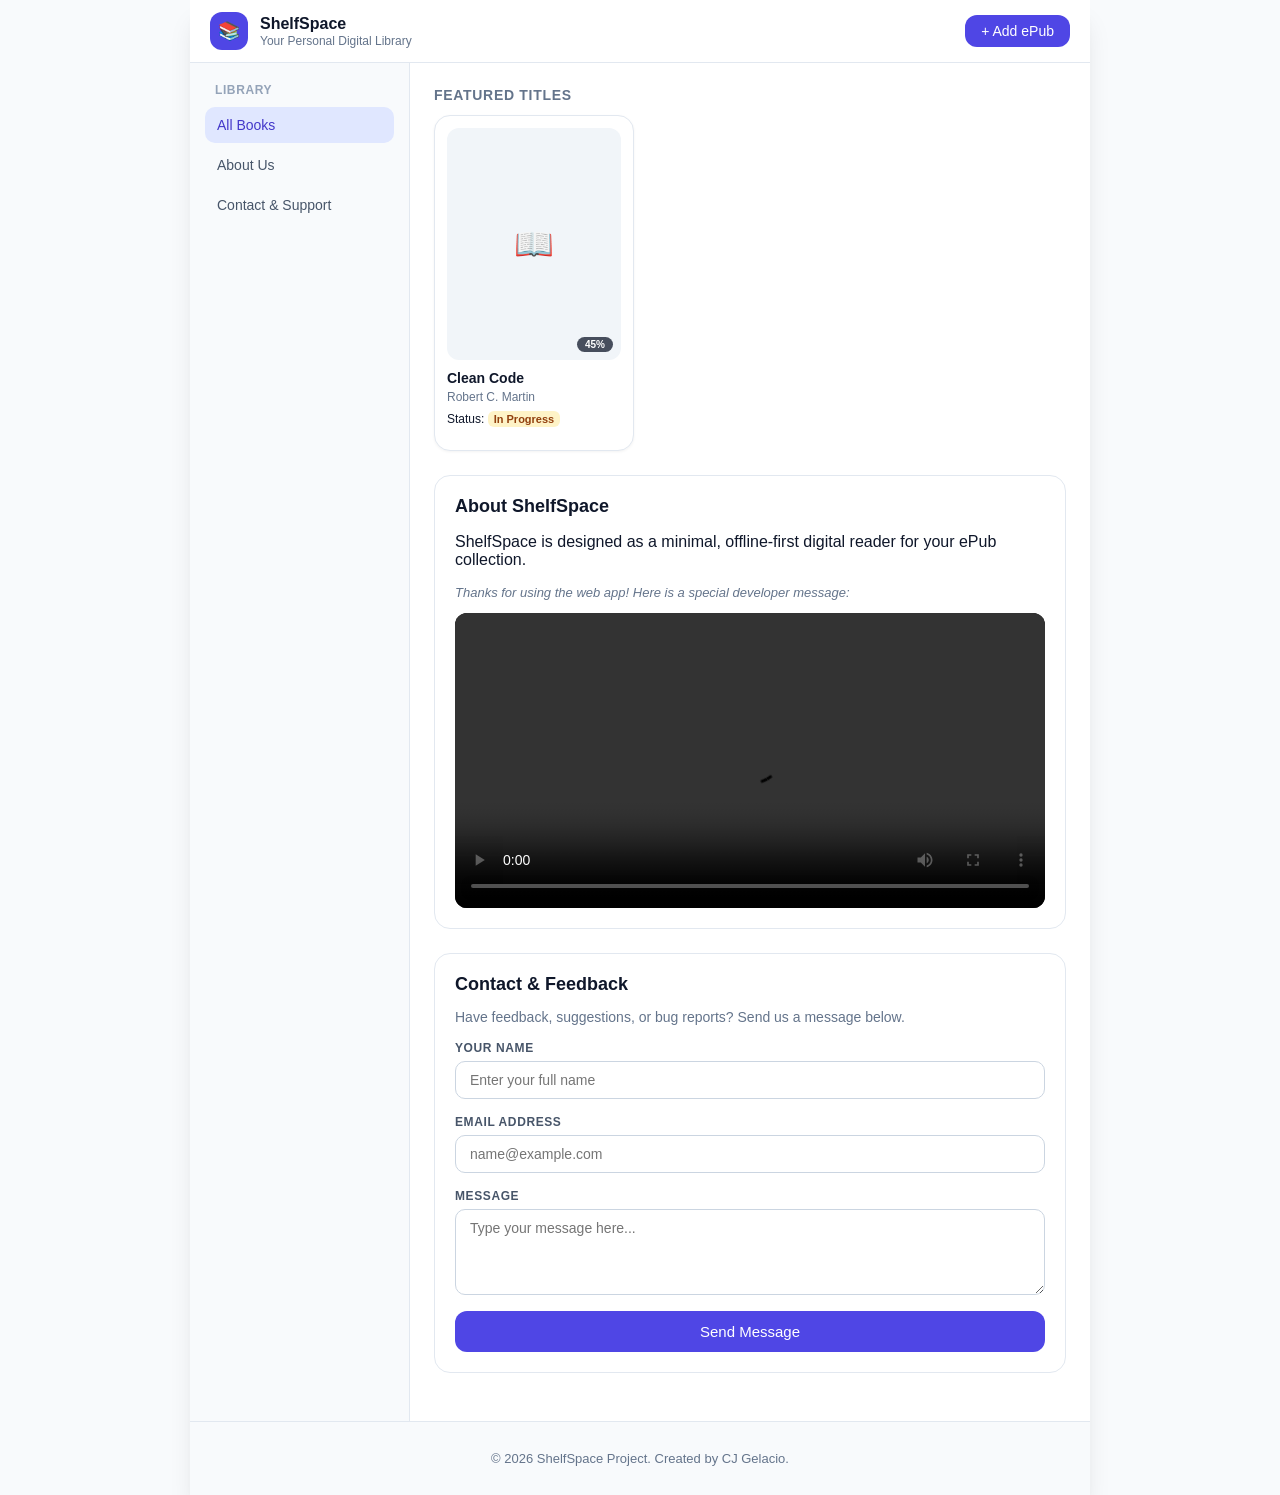
<file: Challenge #10/index.html>
<!doctype html>
<html lang="en">
  <head>
    <meta charset="UTF-8" />
    <meta name="viewport" content="width=device-width, initial-scale=1.0" />
    <title>ShelfSpace - Digital ePub Reader &amp; Library</title>
    <meta
      name="description"
      content="ShelfSpace is a simple, distraction-free web-based ePub reader and personal digital library."
    />
    <meta
      name="keywords"
      content="ShelfSpace, ePub, eBook Reader, Digital Library, Web Reader"
    />
    <meta name="author" content="CJ Gelacio" />
    <link rel="icon" type="image/x-icon" href="favicon/favicon.ico" />
    <link rel="stylesheet" href="css/style.css" />
  </head>
  <body>
    <div class="app-container">
      <!-- Application Header -->
      <header class="app-header">
        <div class="brand">
          <div class="brand-icon">📚</div>
          <div>
            <h1>ShelfSpace</h1>
            <p class="subtitle">Your Personal Digital Library</p>
          </div>
        </div>
        <div class="header-actions">
          <a href="#upload" class="btn btn-primary">+ Add ePub</a>
        </div>
      </header>

      <!-- Main Body Layout -->
      <main class="app-main">
        <!-- Sidebar Navigation -->
        <aside class="sidebar">
          <h3>Library</h3>
          <nav class="sidebar-nav">
            <ul>
              <li><a href="#all" class="active">All Books</a></li>
              <li><a href="#about">About Us</a></li>
              <li><a href="#contact">Contact &amp; Support</a></li>
            </ul>
          </nav>
        </aside>

        <!-- Main Content Area -->
        <section class="content-area">
          <!-- Book Cards Grid -->
          <div class="section-title">Featured Titles</div>
          <div class="book-grid">
            <article class="book-card" id="featured-article">
              <div class="book-cover-placeholder">
                <span class="cover-icon">📖</span>
                <span class="progress-badge">45%</span>
              </div>
              <div class="book-details">
                <h3 id="featured-book-title">Clean Code</h3>
                <p class="book-author">Robert C. Martin</p>
                <p class="status-row">
                  Status: <span class="highlight-status">In Progress</span>
                </p>
              </div>
            </article>
          </div>

          <!-- About Us Section with Video -->
          <article class="card-section" id="about">
            <h2>About ShelfSpace</h2>
            <p>
              ShelfSpace is designed as a minimal, offline-first digital reader
              for your ePub collection.
            </p>
            <p class="developer-note">
              <em
                >Thanks for using the web app! Here is a special developer
                message:</em
              >
            </p>

            <div class="video-wrapper">
              <video controls>
                <source src="video/rickroll.mp4" type="video/mp4" />
                Your browser does not support HTML5 video.
              </video>
            </div>
          </article>

          <!-- Contact & Feedback Form Section -->
          <article class="card-section" id="contact">
            <h2>Contact &amp; Feedback</h2>
            <p class="form-desc">
              Have feedback, suggestions, or bug reports? Send us a message
              below.
            </p>

            <form action="#" method="POST" class="contact-form">
              <div class="form-group">
                <label for="name">Your Name</label>
                <input
                  type="text"
                  id="name"
                  name="name"
                  placeholder="Enter your full name"
                  required
                />
              </div>

              <div class="form-group">
                <label for="email">Email Address</label>
                <input
                  type="email"
                  id="email"
                  name="email"
                  placeholder="name@example.com"
                  required
                />
              </div>

              <div class="form-group">
                <label for="message">Message</label>
                <textarea
                  id="message"
                  name="message"
                  rows="4"
                  placeholder="Type your message here..."
                  required
                ></textarea>
              </div>

              <button type="submit" class="btn btn-primary submit-btn">
                Send Message
              </button>
            </form>
          </article>
        </section>
      </main>

      <!-- Application Footer -->
      <footer class="app-footer">
        <p>&copy; 2026 ShelfSpace Project. Created by CJ Gelacio.</p>
      </footer>
    </div>
  </body>
</html>
</file>
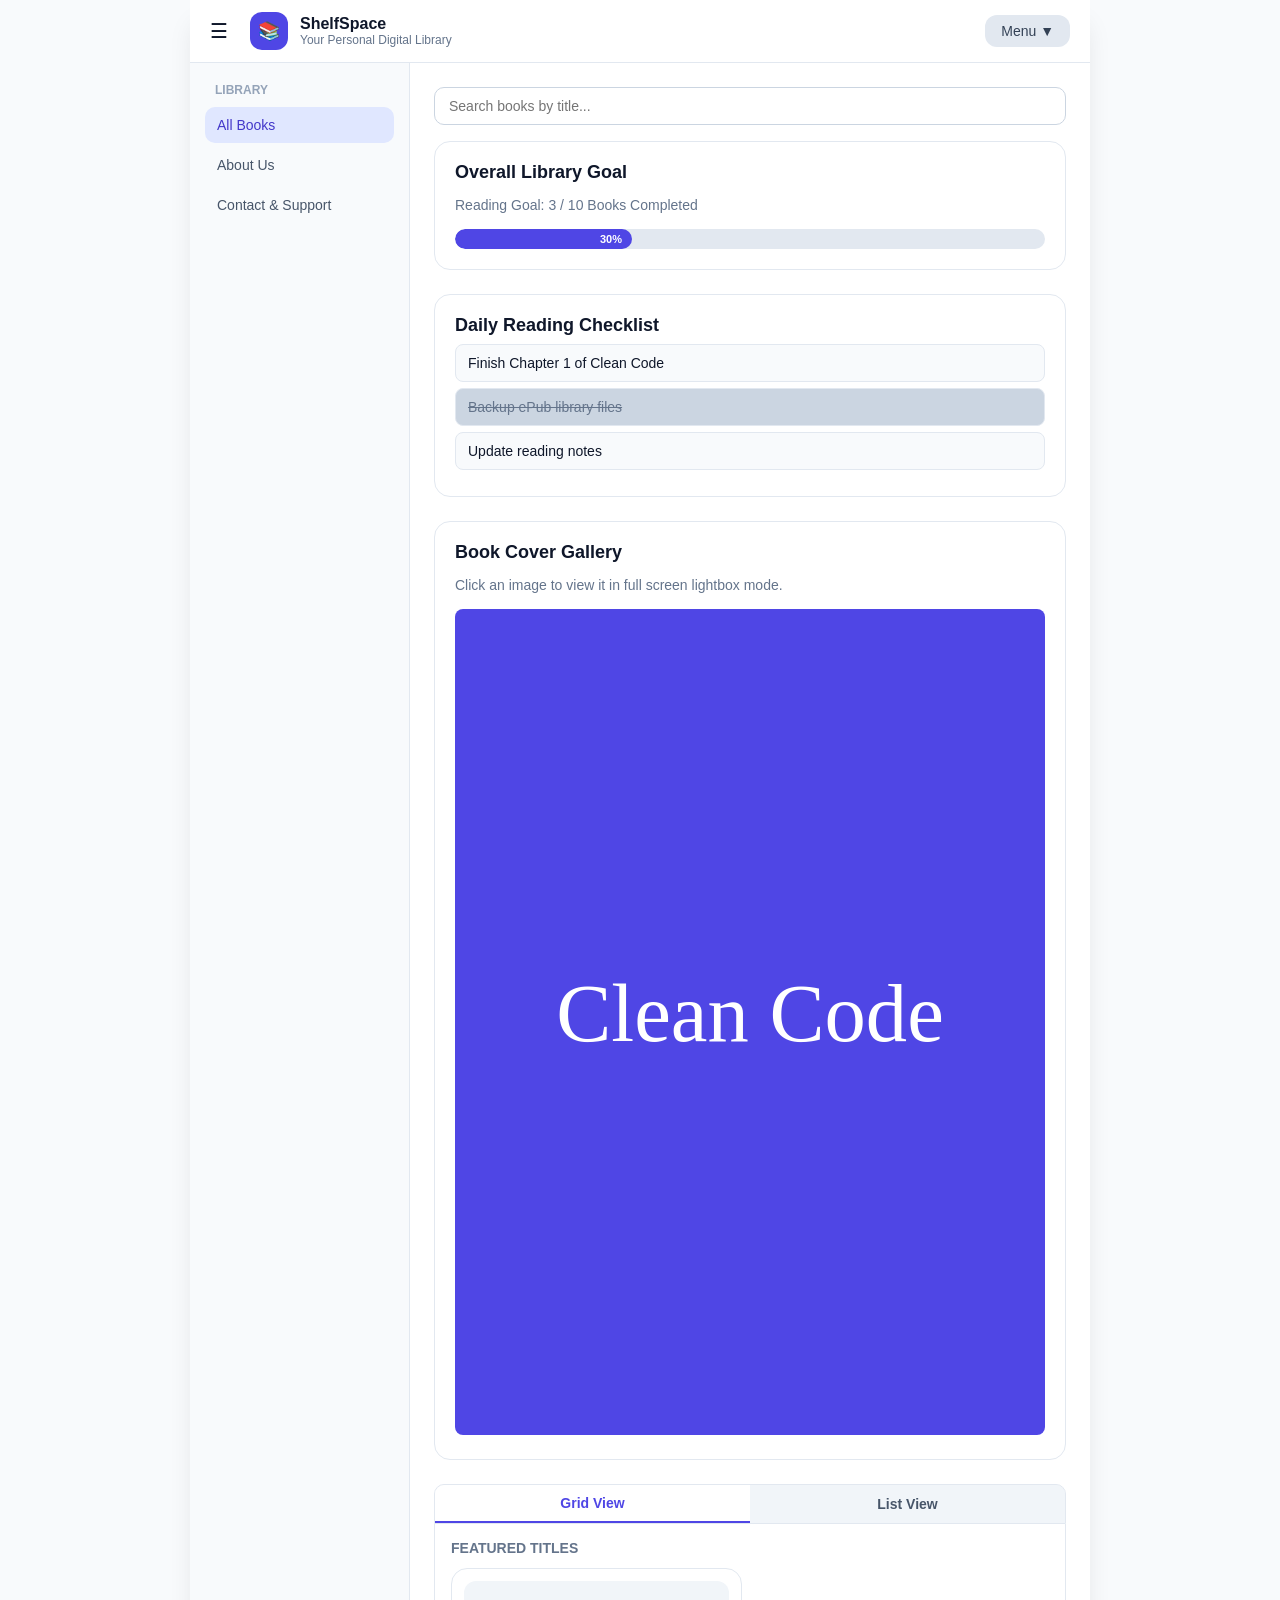
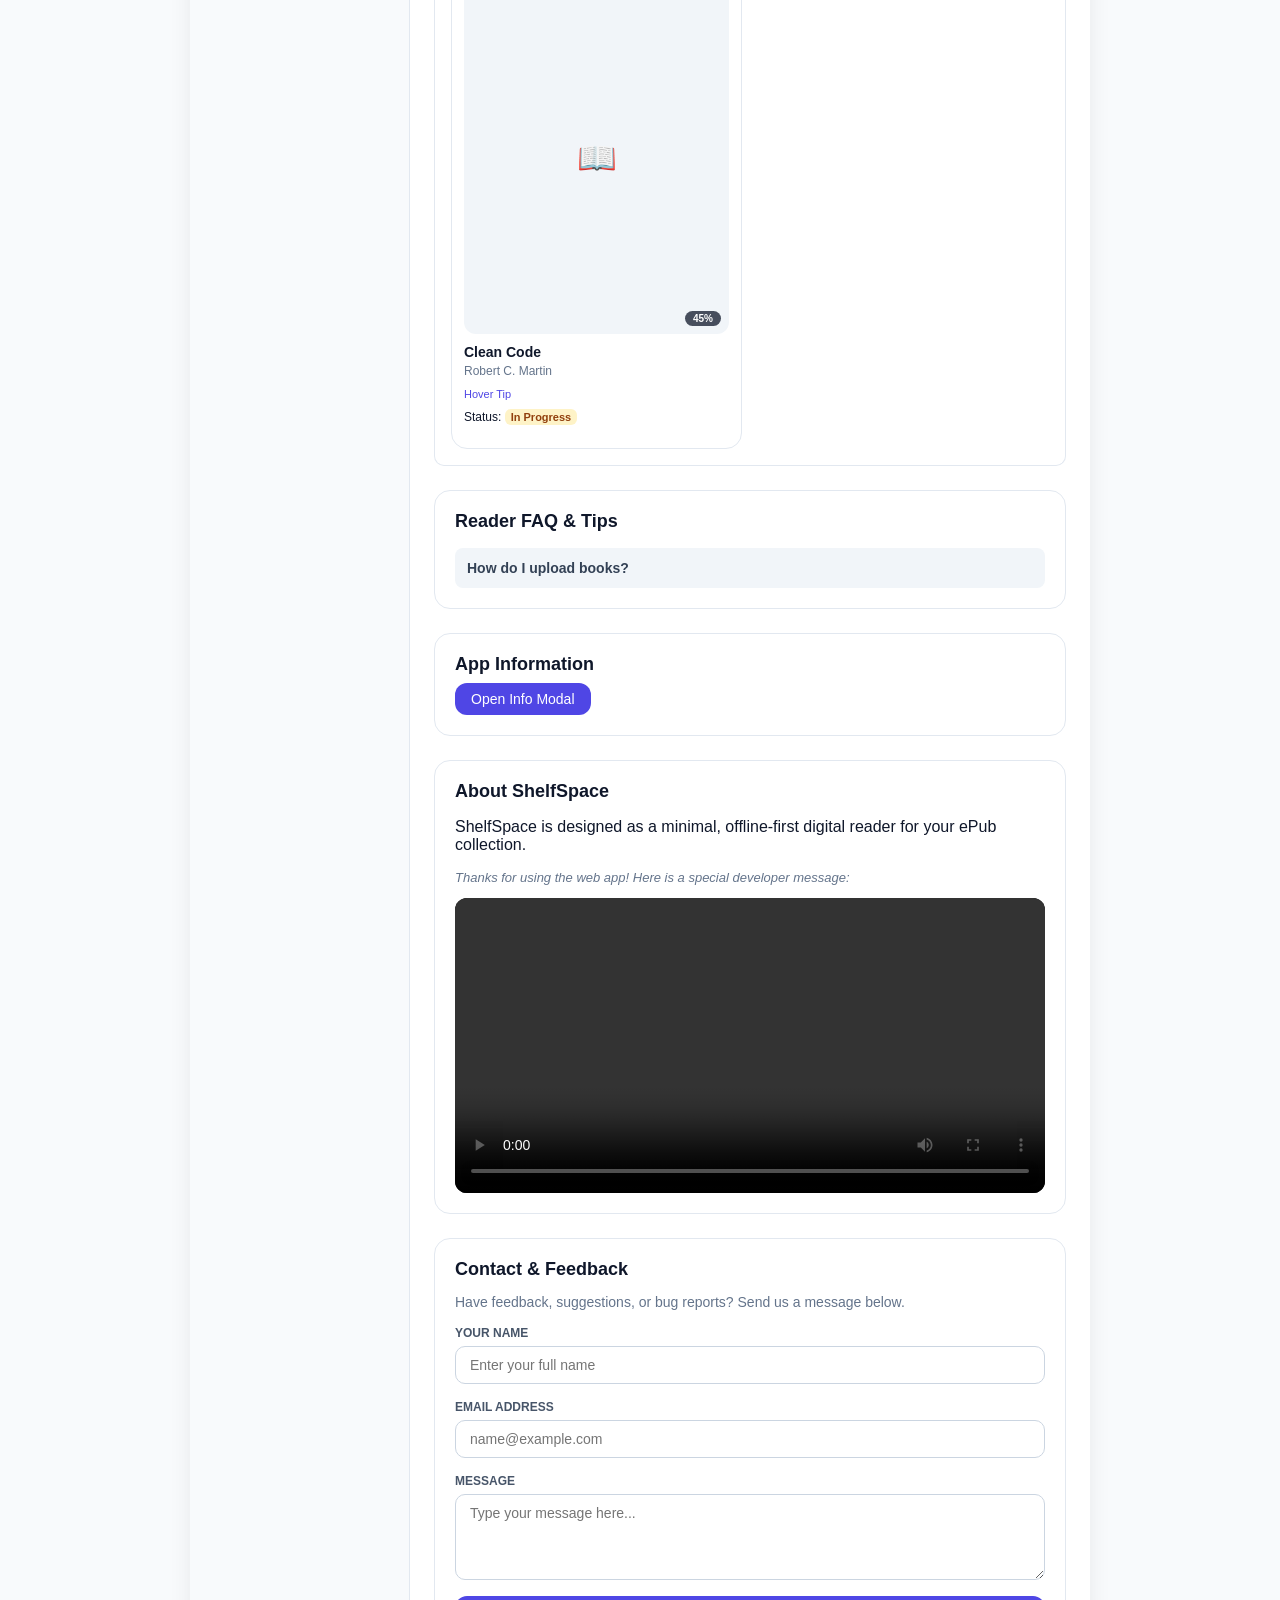
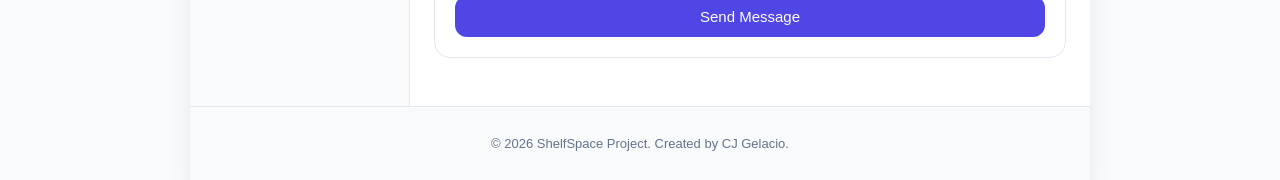
<file: Challenge #12/index.html>
<!doctype html>
<html lang="en">
  <head>
    <meta charset="UTF-8" />
    <meta name="viewport" content="width=device-width, initial-scale=1.0" />
    <title>ShelfSpace - Digital ePub Reader &amp; Library</title>
    <meta
      name="description"
      content="ShelfSpace is a simple, distraction-free web-based ePub reader and personal digital library."
    />
    <meta
      name="keywords"
      content="ShelfSpace, ePub, eBook Reader, Digital Library, Web Reader"
    />
    <meta name="author" content="CJ Gelacio" />
    <link rel="icon" type="image/x-icon" href="favicon/favicon.ico" />
    <link rel="stylesheet" href="css/style.css" />
  </head>
  <body>
    <!-- Feature 1: Side Navigation (Sidenav) -->
    <div id="mySidenav" class="sidenav">
      <a href="javascript:void(0)" class="closebtn" onclick="closeNav()"
        >&times;</a
      >
      <a href="#all">Library Home</a>
      <a href="#checklist">Reading Goals</a>
      <a href="#gallery">Cover Gallery</a>
      <a href="#contact">Support</a>
    </div>

    <div class="app-container">
      <!-- Application Header -->
      <header class="app-header">
        <div class="brand">
          <!-- Sidenav Trigger Button -->
          <span
            style="font-size: 20px; cursor: pointer; margin-right: 10px"
            onclick="openNav()"
            >&#9776;</span
          >
          <div class="brand-icon">📚</div>
          <div>
            <h1>ShelfSpace</h1>
            <p class="subtitle">Your Personal Digital Library</p>
          </div>
        </div>

        <!-- Dropdown Menu from #11 -->
        <div class="dropdown">
          <button onclick="toggleDropdown()" class="btn btn-secondary dropbtn">
            Menu ▼
          </button>
          <div id="myDropdown" class="dropdown-content">
            <a href="#all">Library</a>
            <a href="#" onclick="openModal()">Quick Info</a>
            <a href="#contact">Support</a>
          </div>
        </div>
      </header>

      <!-- Main Body Layout -->
      <main class="app-main">
        <!-- Sidebar Navigation -->
        <aside class="sidebar">
          <h3>Library</h3>
          <nav class="sidebar-nav">
            <ul>
              <li><a href="#all" class="active">All Books</a></li>
              <li><a href="#about">About Us</a></li>
              <li><a href="#contact">Contact &amp; Support</a></li>
            </ul>
          </nav>
        </aside>

        <!-- Main Content Area -->
        <section class="content-area">
          <!-- Search Filter Input -->
          <div class="search-container">
            <input
              type="text"
              id="bookSearchInput"
              onkeyup="filterBooks()"
              placeholder="Search books by title..."
            />
          </div>

          <!-- Feature 4: Progress Bar -->
          <article class="card-section">
            <h2>Overall Library Goal</h2>
            <p class="form-desc">Reading Goal: 3 / 10 Books Completed</p>
            <div class="progress-container">
              <div class="progress-bar" style="width: 30%">30%</div>
            </div>
          </article>

          <!-- Feature 3: To-Do / Reading Checklist -->
          <article class="card-section" id="checklist">
            <h2>Daily Reading Checklist</h2>
            <ul class="todo-list" id="myUL">
              <li onclick="toggleCheck(this)">
                Finish Chapter 1 of Clean Code
              </li>
              <li onclick="toggleCheck(this)" class="checked">
                Backup ePub library files
              </li>
              <li onclick="toggleCheck(this)">Update reading notes</li>
            </ul>
          </article>

          <!-- Feature 2: Lightbox Gallery (Cover Zoom) -->
          <article class="card-section" id="gallery">
            <h2>Book Cover Gallery</h2>
            <p class="form-desc">
              Click an image to view it in full screen lightbox mode.
            </p>
            <div class="row-gallery">
              <div class="column">
                <img
                  src="data:image/svg+xml;utf8,<svg xmlns='http://www.w3.org/2000/svg' width='100' height='140' background='%234f46e5'><rect width='100%' height='100%' fill='%234f46e5'/><text x='50%' y='50%' fill='%23fff' dominant-baseline='middle' text-anchor='middle' font-size='14'>Clean Code</text></svg>"
                  style="width: 100%; cursor: pointer; border-radius: 8px"
                  onclick="
                    openLightbox();
                    toSlide(1);
                  "
                />
              </div>
            </div>
          </article>

          <!-- Lightbox Modal Container -->
          <div id="lightboxModal" class="lightbox">
            <span class="close-lightbox" onclick="closeLightbox()"
              >&times;</span
            >
            <div class="lightbox-content">
              <div
                class="lightbox-slide"
                style="text-align: center; color: white; padding-top: 50px"
              >
                <h3>Clean Code - Full Preview</h3>
                <p>Interactive Lightbox Preview Active.</p>
              </div>
            </div>
          </div>

          <!-- Tabbed Content -->
          <div class="tab">
            <button class="tablinks active" onclick="openTab(event, 'GridTab')">
              Grid View
            </button>
            <button class="tablinks" onclick="openTab(event, 'ListTab')">
              List View
            </button>
          </div>

          <div id="GridTab" class="tabcontent" style="display: block">
            <div class="section-title">Featured Titles</div>
            <div class="book-grid" id="bookGridList">
              <article class="book-card" id="featured-article">
                <div class="book-cover-placeholder">
                  <span class="cover-icon">📖</span>
                  <span class="progress-badge">45%</span>
                </div>
                <div class="book-details">
                  <h3 id="featured-book-title">Clean Code</h3>
                  <p class="book-author">Robert C. Martin</p>
                  <!-- Feature 5: Tooltip Example -->
                  <div class="tooltip">
                    Hover Tip
                    <span class="tooltiptext">Book ID: #001</span>
                  </div>
                  <p class="status-row">
                    Status: <span class="highlight-status">In Progress</span>
                  </p>
                </div>
              </article>
            </div>
          </div>

          <div id="ListTab" class="tabcontent" style="display: none">
            <div class="section-title">Compact Library List</div>
            <ul class="compact-list">
              <li>
                <strong>Clean Code</strong> by Robert C. Martin (45% Complete)
              </li>
            </ul>
          </div>

          <!-- Accordion FAQ -->
          <article class="card-section">
            <h2>Reader FAQ &amp; Tips</h2>
            <button class="accordion">How do I upload books?</button>
            <div class="panel">
              <p>
                Click the add button or drop your .epub files into the library
                area.
              </p>
            </div>
          </article>

          <!-- Modal Box -->
          <article class="card-section">
            <h2>App Information</h2>
            <button onclick="openModal()" class="btn btn-primary">
              Open Info Modal
            </button>
          </article>

          <div id="infoModal" class="modal">
            <div class="modal-content">
              <span class="close" onclick="closeModal()">&times;</span>
              <h2>ShelfSpace Info</h2>
              <p>
                Welcome to Challenge #12 Addon! All 10 W3Schools features are
                successfully integrated.
              </p>
            </div>
          </div>

          <!-- About Us Section with Video -->
          <article class="card-section" id="about">
            <h2>About ShelfSpace</h2>
            <p>
              ShelfSpace is designed as a minimal, offline-first digital reader
              for your ePub collection.
            </p>
            <p class="developer-note">
              <em
                >Thanks for using the web app! Here is a special developer
                message:</em
              >
            </p>

            <div class="video-wrapper">
              <video controls>
                <source src="video/rickroll.mp4" type="video/mp4" />
                Your browser does not support HTML5 video.
              </video>
            </div>
          </article>

          <!-- Contact Form Section -->
          <article class="card-section" id="contact">
            <h2>Contact &amp; Feedback</h2>
            <p class="form-desc">
              Have feedback, suggestions, or bug reports? Send us a message
              below.
            </p>

            <form action="#" method="POST" class="contact-form">
              <div class="form-group">
                <label for="name">Your Name</label>
                <input
                  type="text"
                  id="name"
                  name="name"
                  placeholder="Enter your full name"
                  required
                />
              </div>

              <div class="form-group">
                <label for="email">Email Address</label>
                <input
                  type="email"
                  id="email"
                  name="email"
                  placeholder="name@example.com"
                  required
                />
              </div>

              <div class="form-group">
                <label for="message">Message</label>
                <textarea
                  id="message"
                  name="message"
                  rows="4"
                  placeholder="Type your message here..."
                  required
                ></textarea>
              </div>

              <button type="submit" class="btn btn-primary submit-btn">
                Send Message
              </button>
            </form>
          </article>
        </section>
      </main>

      <!-- Application Footer -->
      <footer class="app-footer">
        <p>&copy; 2026 ShelfSpace Project. Created by CJ Gelacio.</p>
      </footer>
    </div>

    <script src="js/script.js"></script>
  </body>
</html>
</file>
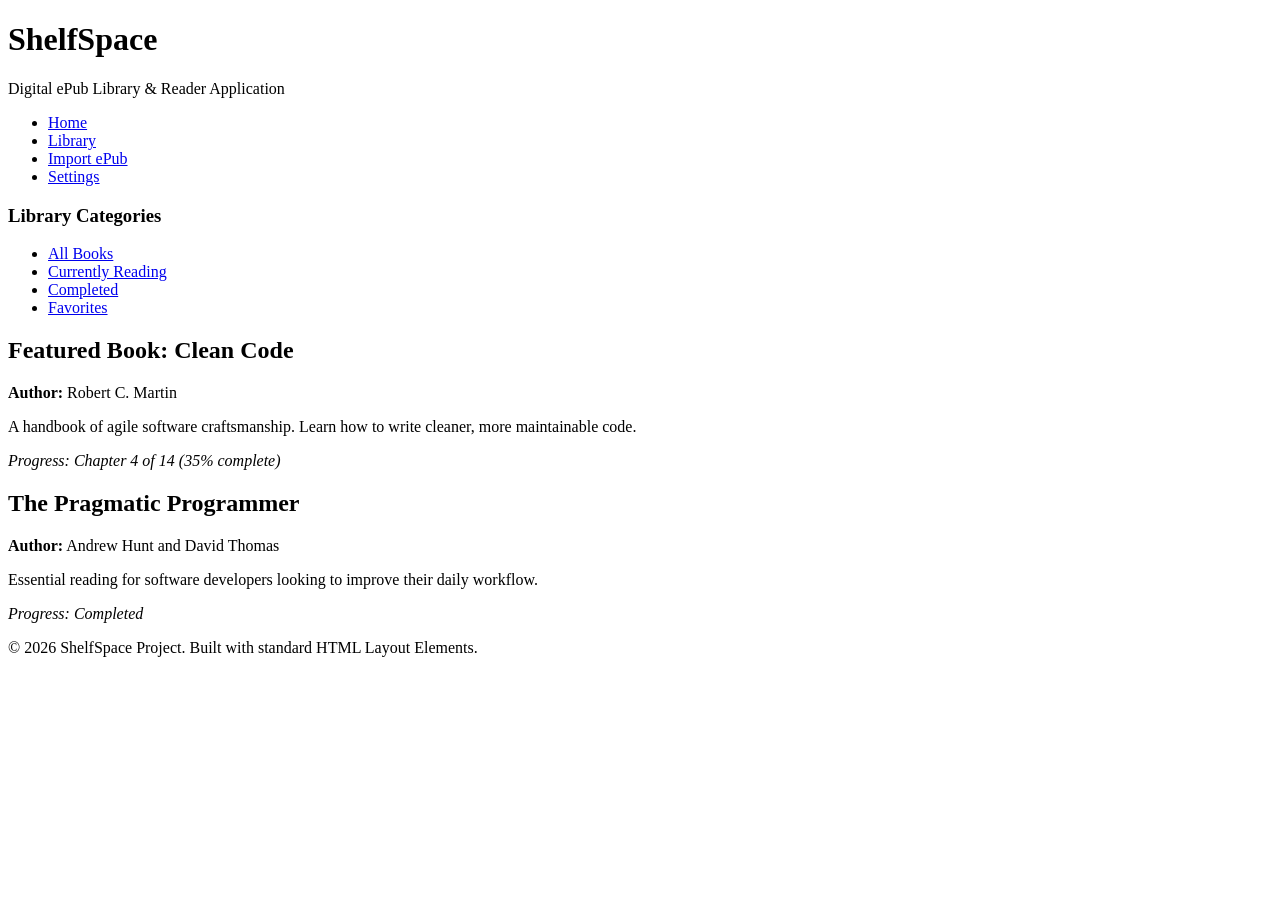
<file: Challenge #3/index.html>
<!doctype html>
<html lang="en">
  <head>
    <meta charset="UTF-8" />
    <title>ShelfSpace - Layout and Menu Elements</title>
  </head>
  <body>
    <!-- Header Section -->
    <header>
      <h1>ShelfSpace</h1>
      <p>Digital ePub Library &amp; Reader Application</p>
    </header>

    <!-- Navigation Menu Elements -->
    <nav>
      <ul>
        <li><a href="#home">Home</a></li>
        <li><a href="#library">Library</a></li>
        <li><a href="#upload">Import ePub</a></li>
        <li><a href="#settings">Settings</a></li>
      </ul>
    </nav>

    <!-- Main Layout Container (Sidebar + Content) -->
    <main>
      <!-- Sidebar Menu Elements -->
      <aside>
        <h3>Library Categories</h3>
        <ul>
          <li><a href="#all">All Books</a></li>
          <li><a href="#reading">Currently Reading</a></li>
          <li><a href="#completed">Completed</a></li>
          <li><a href="#favorites">Favorites</a></li>
        </ul>
      </aside>

      <!-- Main Content Section -->
      <section>
        <article>
          <h2>Featured Book: Clean Code</h2>
          <p><strong>Author:</strong> Robert C. Martin</p>
          <p>
            A handbook of agile software craftsmanship. Learn how to write
            cleaner, more maintainable code.
          </p>
          <p><em>Progress: Chapter 4 of 14 (35% complete)</em></p>
        </article>

        <article>
          <h2>The Pragmatic Programmer</h2>
          <p><strong>Author:</strong> Andrew Hunt and David Thomas</p>
          <p>
            Essential reading for software developers looking to improve their
            daily workflow.
          </p>
          <p><em>Progress: Completed</em></p>
        </article>
      </section>
    </main>

    <!-- Footer Section -->
    <footer>
      <p>
        &copy; 2026 ShelfSpace Project. Built with standard HTML Layout
        Elements.
      </p>
    </footer>
  </body>
</html>
</file>
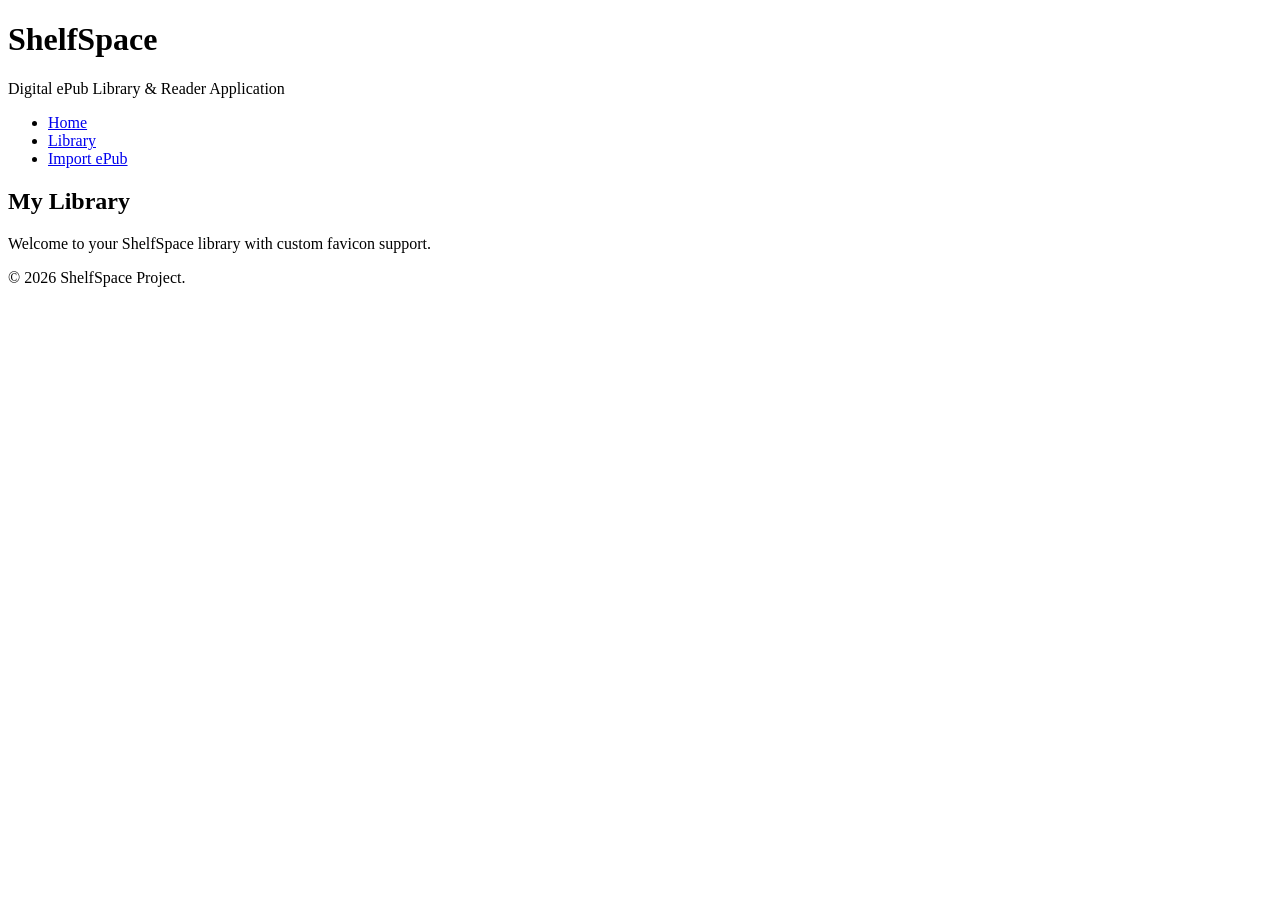
<file: Challenge #4/index.html>
<!doctype html>
<html lang="en">
  <head>
    <meta charset="UTF-8" />
    <title>ShelfSpace - Digital Library</title>
    <!-- Favicon Implementation -->
    <link rel="icon" type="image/x-icon" href="favicon/favicon.ico" />
  </head>
  <body>
    <header>
      <h1>ShelfSpace</h1>
      <p>Digital ePub Library &amp; Reader Application</p>
    </header>

    <nav>
      <ul>
        <li><a href="#home">Home</a></li>
        <li><a href="#library">Library</a></li>
        <li><a href="#upload">Import ePub</a></li>
      </ul>
    </nav>

    <main>
      <section>
        <h2>My Library</h2>
        <p>Welcome to your ShelfSpace library with custom favicon support.</p>
      </section>
    </main>

    <footer>
      <p>&copy; 2026 ShelfSpace Project.</p>
    </footer>
  </body>
</html>
</file>
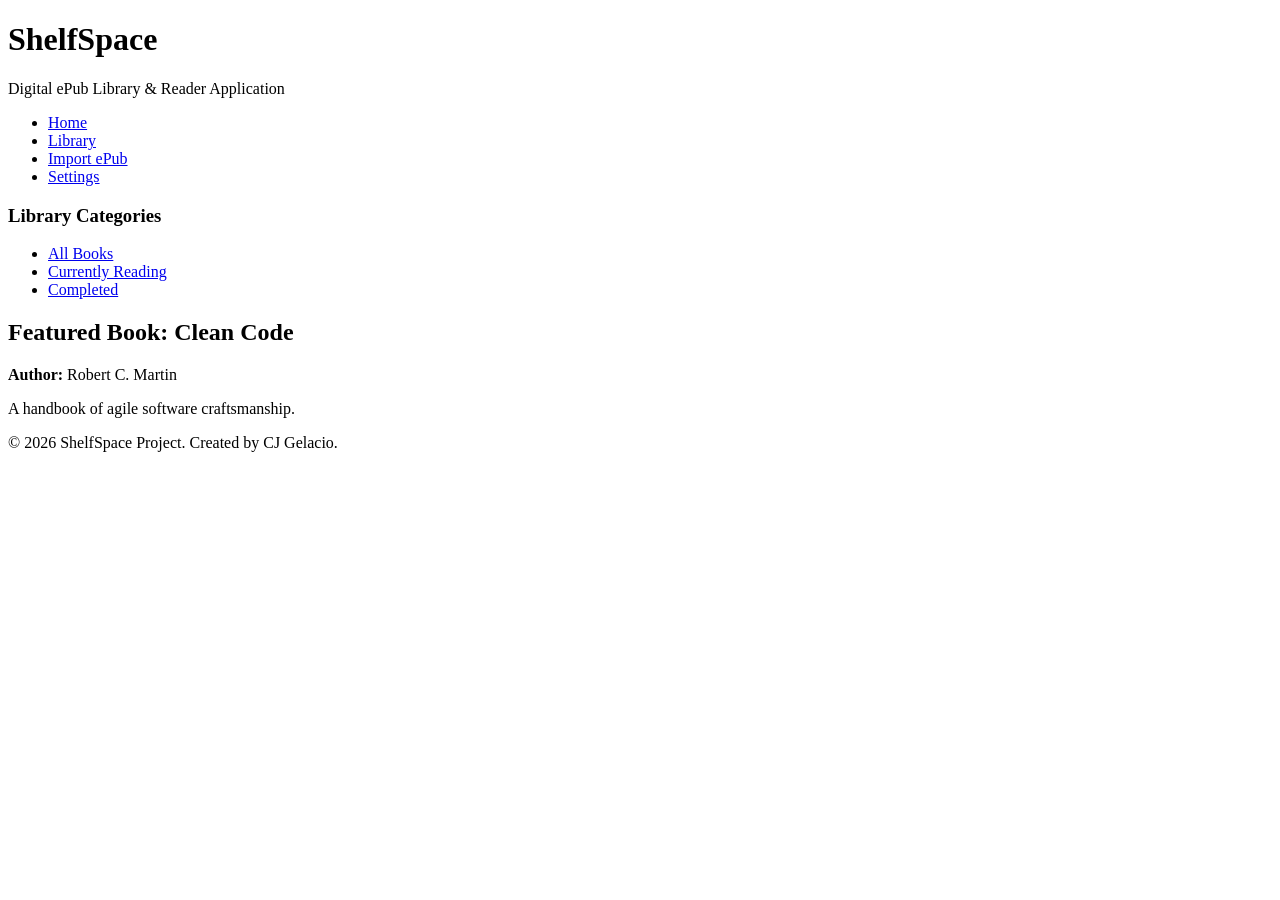
<file: Challenge #5/index.html>
<!doctype html>
<html lang="en">
  <head>
    <meta charset="UTF-8" />
    <meta name="viewport" content="width=device-width, initial-scale=1.0" />
    <title>ShelfSpace - Digital ePub Reader &amp; Library</title>
    <meta
      name="description"
      content="ShelfSpace is a simple, distraction-free web-based ePub reader and personal digital library."
    />
    <meta
      name="keywords"
      content="ShelfSpace, ePub, eBook Reader, Digital Library, Web Reader"
    />
    <meta name="author" content="CJ Gelacio" />
    <link rel="icon" type="image/x-icon" href="favicon/favicon.ico" />
  </head>
  <body>
    <header>
      <h1>ShelfSpace</h1>
      <p>Digital ePub Library &amp; Reader Application</p>
    </header>

    <nav>
      <ul>
        <li><a href="#home">Home</a></li>
        <li><a href="#library">Library</a></li>
        <li><a href="#upload">Import ePub</a></li>
        <li><a href="#settings">Settings</a></li>
      </ul>
    </nav>

    <main>
      <aside>
        <h3>Library Categories</h3>
        <ul>
          <li><a href="#all">All Books</a></li>
          <li><a href="#reading">Currently Reading</a></li>
          <li><a href="#completed">Completed</a></li>
        </ul>
      </aside>

      <section>
        <article>
          <h2>Featured Book: Clean Code</h2>
          <p><strong>Author:</strong> Robert C. Martin</p>
          <p>A handbook of agile software craftsmanship.</p>
        </article>
      </section>
    </main>

    <footer>
      <p>&copy; 2026 ShelfSpace Project. Created by CJ Gelacio.</p>
    </footer>
  </body>
</html>
</file>
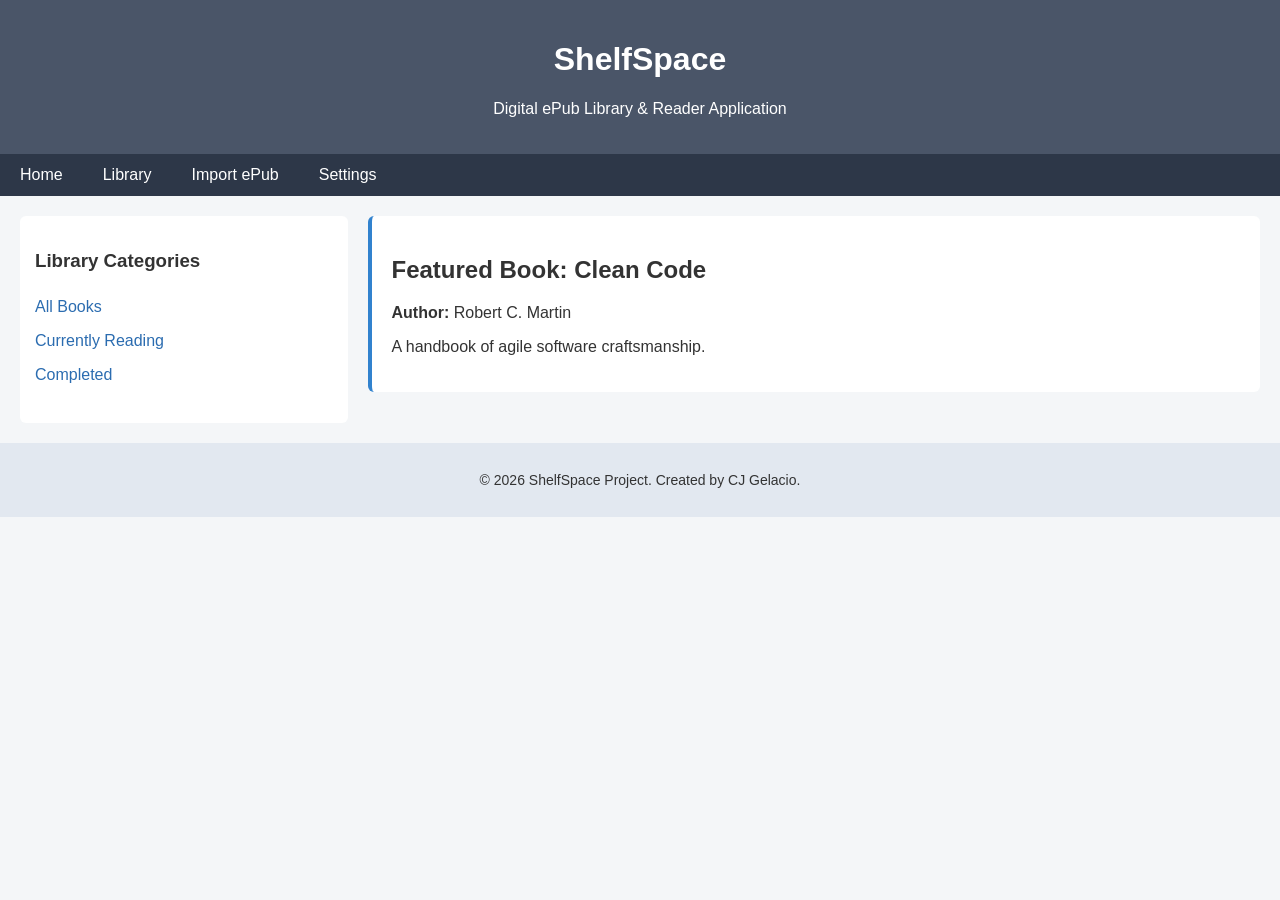
<file: Challenge #6/index.html>
<!doctype html>
<html lang="en">
  <head>
    <meta charset="UTF-8" />
    <meta name="viewport" content="width=device-width, initial-scale=1.0" />
    <title>ShelfSpace - Digital ePub Reader &amp; Library</title>
    <meta
      name="description"
      content="ShelfSpace is a simple, distraction-free web-based ePub reader and personal digital library."
    />
    <meta
      name="keywords"
      content="ShelfSpace, ePub, eBook Reader, Digital Library, Web Reader"
    />
    <meta name="author" content="CJ Gelacio" />
    <link rel="icon" type="image/x-icon" href="favicon/favicon.ico" />

    <!-- Internal CSS -->
    <style>
      /* Base page styling */
      body {
        font-family: Arial, sans-serif;
        margin: 0;
        padding: 0;
        background-color: #f4f6f8;
        color: #333333;
      }

      /* Header styling */
      header {
        background-color: #4a5568;
        color: #ffffff;
        padding: 20px;
        text-align: center;
      }

      /* Navigation menu styling */
      nav {
        background-color: #2d3748;
      }

      nav ul {
        list-style: none;
        margin: 0;
        padding: 0;
        display: flex;
      }

      nav li a {
        display: block;
        color: #ffffff;
        padding: 12px 20px;
        text-decoration: none;
      }

      nav li a:hover {
        background-color: #4a5568;
      }

      /* Main layout container (Sidebar + Content) */
      main {
        display: flex;
        margin: 20px;
        gap: 20px;
      }

      /* Sidebar navigation */
      aside {
        flex: 1;
        background-color: #ffffff;
        padding: 15px;
        border-radius: 6px;
      }

      aside ul {
        list-style: none;
        padding: 0;
      }

      aside li a {
        display: block;
        padding: 8px 0;
        color: #2b6cb0;
        text-decoration: none;
      }

      /* Main content area */
      section {
        flex: 3;
      }

      article {
        background-color: #ffffff;
        padding: 20px;
        border-radius: 6px;
        margin-bottom: 15px;
        border-left: 4px solid #3182ce;
      }

      /* Footer styling */
      footer {
        text-align: center;
        padding: 15px;
        background-color: #e2e8f0;
        font-size: 14px;
      }
    </style>
  </head>
  <body>
    <header>
      <h1>ShelfSpace</h1>
      <p>Digital ePub Library &amp; Reader Application</p>
    </header>

    <nav>
      <ul>
        <li><a href="#home">Home</a></li>
        <li><a href="#library">Library</a></li>
        <li><a href="#upload">Import ePub</a></li>
        <li><a href="#settings">Settings</a></li>
      </ul>
    </nav>

    <main>
      <aside>
        <h3>Library Categories</h3>
        <ul>
          <li><a href="#all">All Books</a></li>
          <li><a href="#reading">Currently Reading</a></li>
          <li><a href="#completed">Completed</a></li>
        </ul>
      </aside>

      <section>
        <article>
          <h2>Featured Book: Clean Code</h2>
          <p><strong>Author:</strong> Robert C. Martin</p>
          <p>A handbook of agile software craftsmanship.</p>
        </article>
      </section>
    </main>

    <footer>
      <p>&copy; 2026 ShelfSpace Project. Created by CJ Gelacio.</p>
    </footer>
  </body>
</html>
</file>
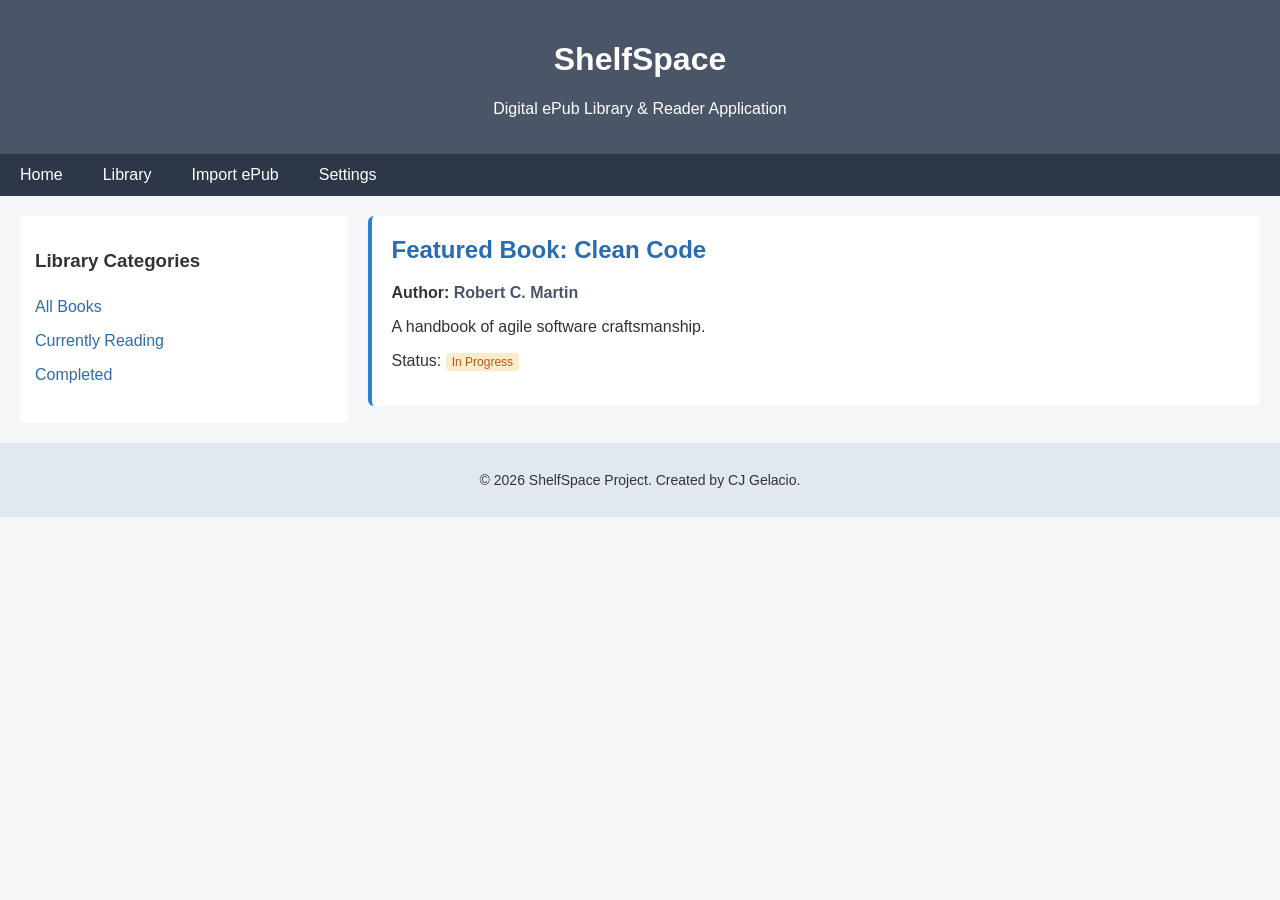
<file: Challenge #7/index.html>
<!doctype html>
<html lang="en">
  <head>
    <meta charset="UTF-8" />
    <meta name="viewport" content="width=device-width, initial-scale=1.0" />
    <title>ShelfSpace - Digital ePub Reader &amp; Library</title>
    <meta
      name="description"
      content="ShelfSpace is a simple, distraction-free web-based ePub reader and personal digital library."
    />
    <meta
      name="keywords"
      content="ShelfSpace, ePub, eBook Reader, Digital Library, Web Reader"
    />
    <meta name="author" content="CJ Gelacio" />
    <link rel="icon" type="image/x-icon" href="favicon/favicon.ico" />

    <!-- Internal CSS utilizing Block, Inline, Class, and Id selectors -->
    <style>
      /* Base page styling (Block level body) */
      body {
        font-family: Arial, sans-serif;
        margin: 0;
        padding: 0;
        background-color: #f4f6f8;
        color: #333333;
      }

      /* Header block styling */
      header {
        background-color: #4a5568;
        color: #ffffff;
        padding: 20px;
        text-align: center;
      }

      /* Navigation block */
      nav {
        background-color: #2d3748;
      }

      nav ul {
        list-style: none;
        margin: 0;
        padding: 0;
        display: flex;
      }

      nav li a {
        display: block;
        color: #ffffff;
        padding: 12px 20px;
        text-decoration: none;
      }

      nav li a:hover {
        background-color: #4a5568;
      }

      /* Main layout container (Block) */
      main {
        display: flex;
        margin: 20px;
        gap: 20px;
      }

      /* Sidebar block */
      aside {
        flex: 1;
        background-color: #ffffff;
        padding: 15px;
        border-radius: 6px;
      }

      aside ul {
        list-style: none;
        padding: 0;
      }

      aside li a {
        display: block;
        padding: 8px 0;
        color: #2b6cb0;
        text-decoration: none;
      }

      /* Main content section */
      section {
        flex: 3;
      }

      /* Article block card */
      article {
        background-color: #ffffff;
        padding: 20px;
        border-radius: 6px;
        margin-bottom: 15px;
        border-left: 4px solid #3182ce;
      }

      /* Styling using ID selector */
      #featured-book-title {
        color: #2b6cb0;
        margin-top: 0;
      }

      /* Styling using Class selector */
      .book-author {
        font-weight: bold;
        color: #4a5568;
      }

      /* Styling using Inline elements / span */
      .highlight-status {
        background-color: #feebc8;
        color: #c05621;
        padding: 2px 6px;
        border-radius: 4px;
        font-size: 12px;
      }

      /* Footer block */
      footer {
        text-align: center;
        padding: 15px;
        background-color: #e2e8f0;
        font-size: 14px;
      }
    </style>
  </head>
  <body>
    <!-- Header Block Element -->
    <header>
      <h1>ShelfSpace</h1>
      <p>Digital ePub Library &amp; Reader Application</p>
    </header>

    <!-- Navigation Block Element -->
    <nav>
      <ul>
        <li><a href="#home">Home</a></li>
        <li><a href="#library">Library</a></li>
        <li><a href="#upload">Import ePub</a></li>
        <li><a href="#settings">Settings</a></li>
      </ul>
    </nav>

    <!-- Main Container Block -->
    <main>
      <!-- Sidebar Block Element -->
      <aside>
        <h3>Library Categories</h3>
        <ul>
          <li><a href="#all">All Books</a></li>
          <li><a href="#reading">Currently Reading</a></li>
          <li><a href="#completed">Completed</a></li>
        </ul>
      </aside>

      <!-- Section Block Element -->
      <section>
        <!-- Article Block Element with ID and Class attributes -->
        <article id="featured-article">
          <h2 id="featured-book-title">Featured Book: Clean Code</h2>
          <p>
            <strong>Author:</strong>
            <span class="book-author">Robert C. Martin</span>
          </p>
          <p>A handbook of agile software craftsmanship.</p>
          <!-- Inline span element with class -->
          <p>Status: <span class="highlight-status">In Progress</span></p>
        </article>
      </section>
    </main>

    <!-- Footer Block Element -->
    <footer>
      <p>&copy; 2026 ShelfSpace Project. Created by CJ Gelacio.</p>
    </footer>
  </body>
</html>
</file>
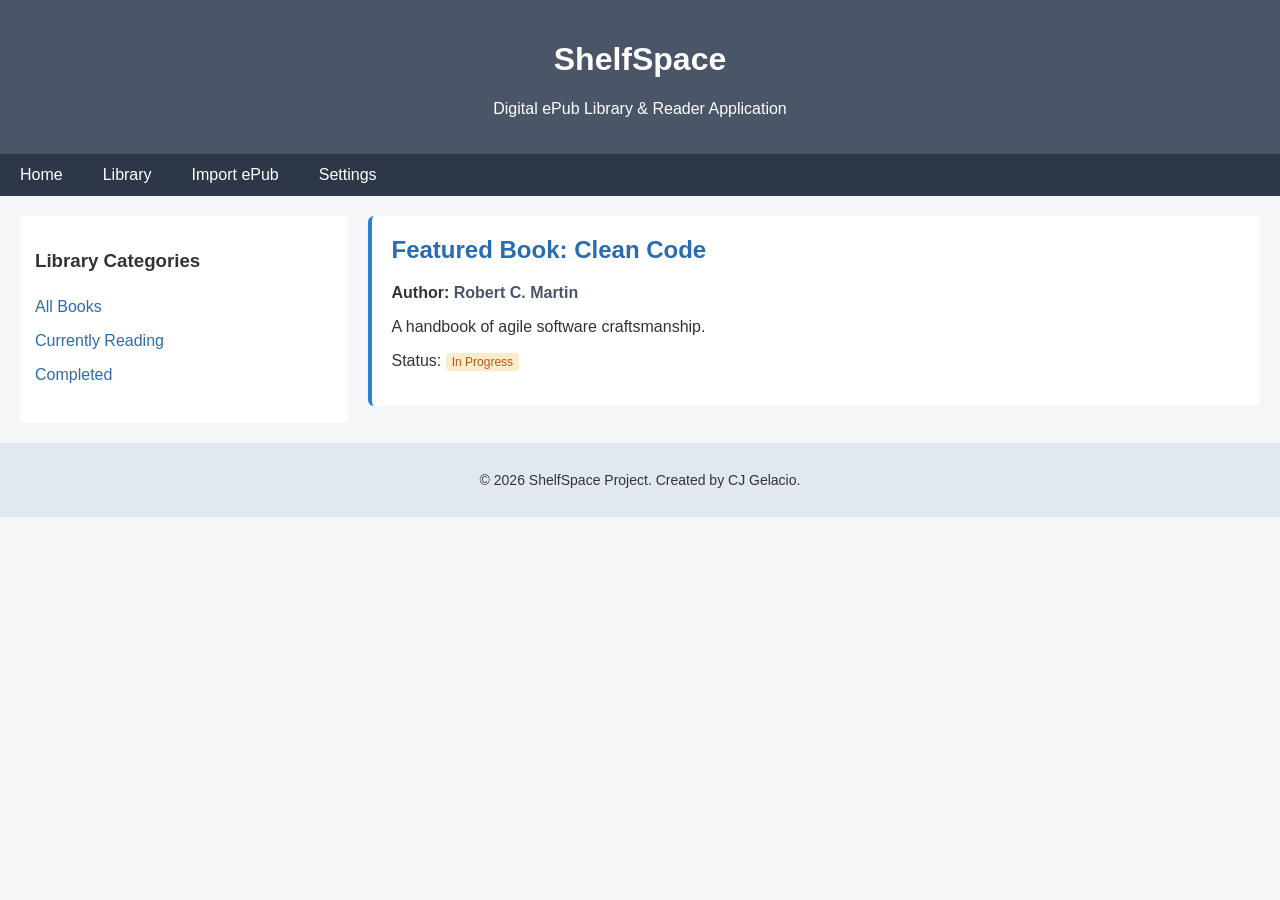
<file: Challenge #8/index.html>
<!doctype html>
<html lang="en">
  <head>
    <meta charset="UTF-8" />
    <meta name="viewport" content="width=device-width, initial-scale=1.0" />
    <title>ShelfSpace - Digital ePub Reader &amp; Library</title>
    <meta
      name="description"
      content="ShelfSpace is a simple, distraction-free web-based ePub reader and personal digital library."
    />
    <meta
      name="keywords"
      content="ShelfSpace, ePub, eBook Reader, Digital Library, Web Reader"
    />
    <meta name="author" content="CJ Gelacio" />
    <link rel="icon" type="image/x-icon" href="favicon/favicon.ico" />
    <!-- External CSS Link -->
    <link rel="stylesheet" href="css/style.css" />
  </head>
  <body>
    <header>
      <h1>ShelfSpace</h1>
      <p>Digital ePub Library &amp; Reader Application</p>
    </header>

    <nav>
      <ul>
        <li><a href="#home">Home</a></li>
        <li><a href="#library">Library</a></li>
        <li><a href="#upload">Import ePub</a></li>
        <li><a href="#settings">Settings</a></li>
      </ul>
    </nav>

    <main>
      <aside>
        <h3>Library Categories</h3>
        <ul>
          <li><a href="#all">All Books</a></li>
          <li><a href="#reading">Currently Reading</a></li>
          <li><a href="#completed">Completed</a></li>
        </ul>
      </aside>

      <section>
        <article id="featured-article">
          <h2 id="featured-book-title">Featured Book: Clean Code</h2>
          <p>
            <strong>Author:</strong>
            <span class="book-author">Robert C. Martin</span>
          </p>
          <p>A handbook of agile software craftsmanship.</p>
          <p>Status: <span class="highlight-status">In Progress</span></p>
        </article>
      </section>
    </main>

    <footer>
      <p>&copy; 2026 ShelfSpace Project. Created by CJ Gelacio.</p>
    </footer>
  </body>
</html>
</file>
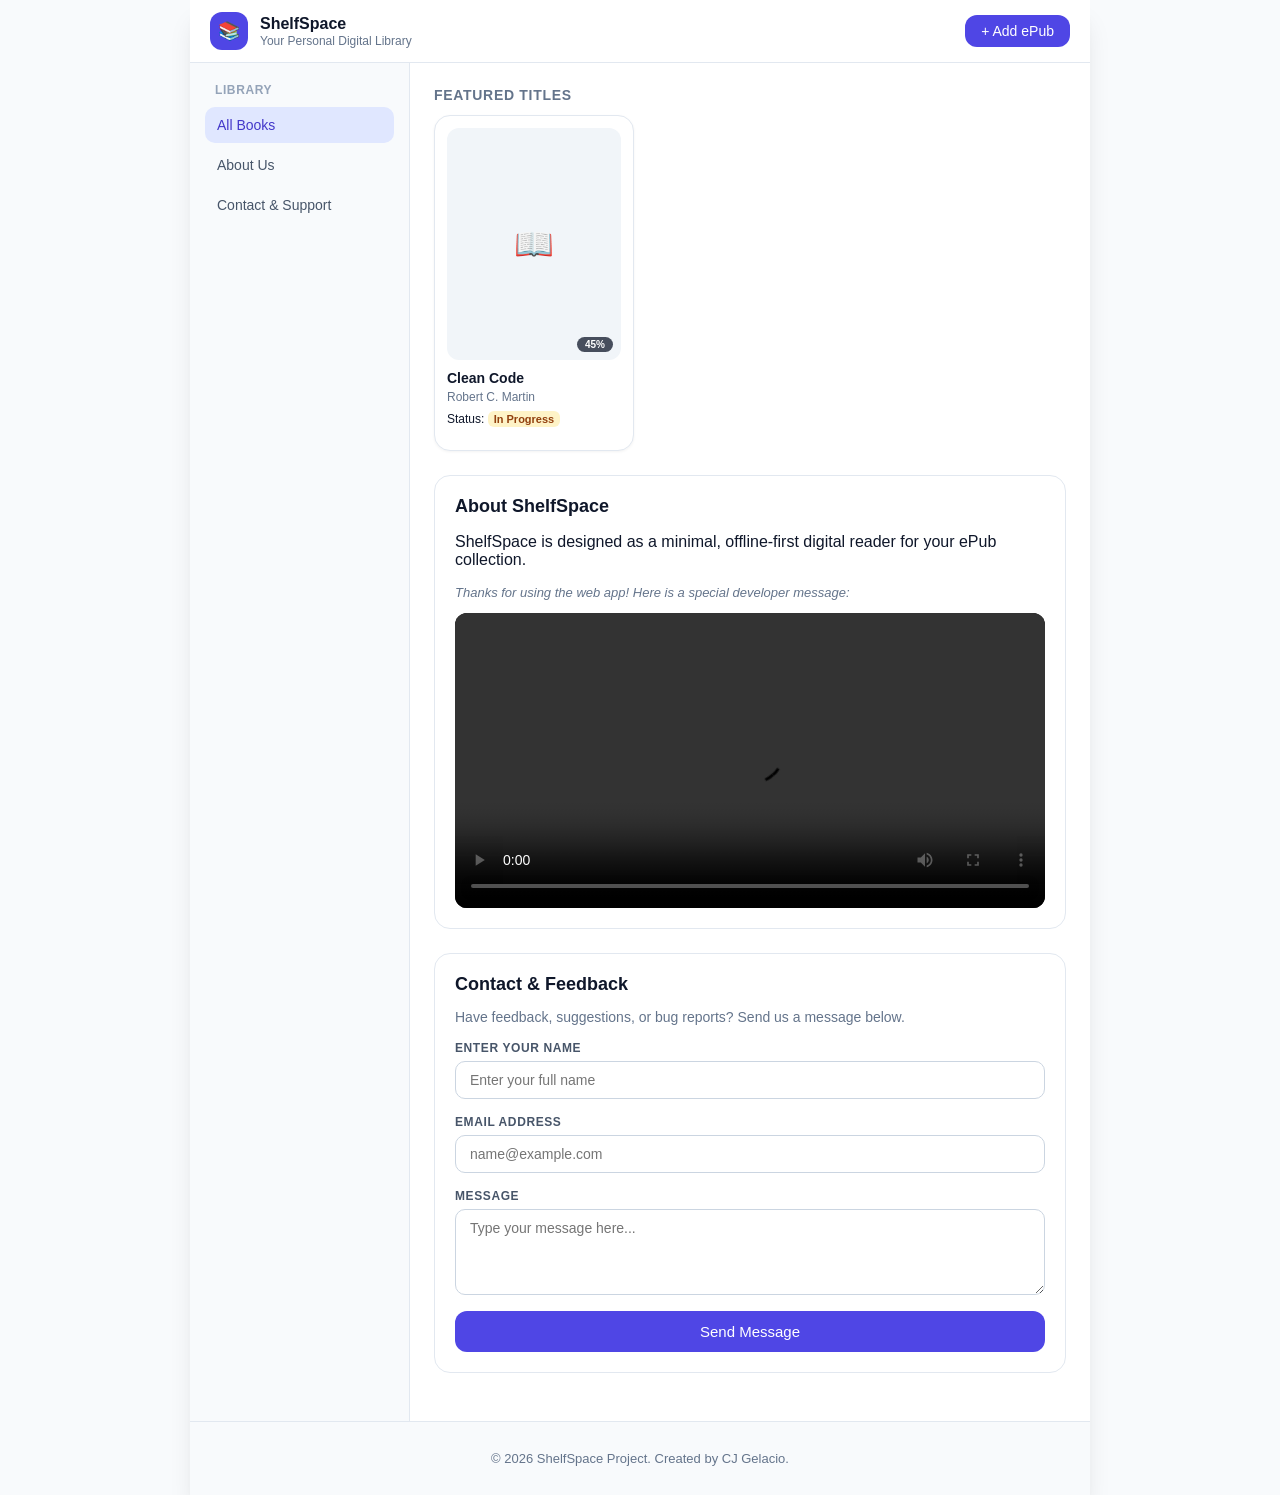
<file: Challenge #9/index.html>
<!doctype html>
<html lang="en">
  <head>
    <meta charset="UTF-8" />
    <meta name="viewport" content="width=device-width, initial-scale=1.0" />
    <title>ShelfSpace - Digital ePub Reader &amp; Library</title>
    <meta
      name="description"
      content="ShelfSpace is a simple, distraction-free web-based ePub reader and personal digital library."
    />
    <meta
      name="keywords"
      content="ShelfSpace, ePub, eBook Reader, Digital Library, Web Reader"
    />
    <meta name="author" content="CJ Gelacio" />
    <link rel="icon" type="image/x-icon" href="favicon/favicon.ico" />
    <link rel="stylesheet" href="css/style.css" />
  </head>
  <body>
    <div class="app-container">
      <!-- Application Header -->
      <header class="app-header">
        <div class="brand">
          <div class="brand-icon">📚</div>
          <div>
            <h1>ShelfSpace</h1>
            <p class="subtitle">Your Personal Digital Library</p>
          </div>
        </div>
        <div class="header-actions">
          <a href="#upload" class="btn btn-primary">+ Add ePub</a>
        </div>
      </header>

      <!-- Main Body Layout -->
      <main class="app-main">
        <!-- Sidebar Navigation -->
        <aside class="sidebar">
          <h3>Library</h3>
          <nav class="sidebar-nav">
            <ul>
              <li><a href="#all" class="active">All Books</a></li>
              <li><a href="#about">About Us</a></li>
              <li><a href="#contact">Contact &amp; Support</a></li>
            </ul>
          </nav>
        </aside>

        <!-- Main Content Area -->
        <section class="content-area">
          <!-- Book Cards Grid -->
          <div class="section-title">Featured Titles</div>
          <div class="book-grid">
            <article class="book-card" id="featured-article">
              <div class="book-cover-placeholder">
                <span class="cover-icon">📖</span>
                <span class="progress-badge">45%</span>
              </div>
              <div class="book-details">
                <h3 id="featured-book-title">Clean Code</h3>
                <p class="book-author">Robert C. Martin</p>
                <p class="status-row">
                  Status: <span class="highlight-status">In Progress</span>
                </p>
              </div>
            </article>
          </div>

          <!-- About Us Section with Video in 'video' folder -->
          <article class="card-section" id="about">
            <h2>About ShelfSpace</h2>
            <p>
              ShelfSpace is designed as a minimal, offline-first digital reader
              for your ePub collection.
            </p>
            <p class="developer-note">
              <em
                >Thanks for using the web app! Here is a special developer
                message:</em
              >
            </p>

            <div class="video-wrapper">
              <video controls>
                <source src="video/rickroll.mp4" type="video/mp4" />
                Your browser does not support HTML5 video.
              </video>
            </div>
          </article>

          <!-- Contact & Feedback Form Section -->
          <article class="card-section" id="contact">
            <h2>Contact &amp; Feedback</h2>
            <p class="form-desc">
              Have feedback, suggestions, or bug reports? Send us a message
              below.
            </p>

            <form action="#" method="POST" class="contact-form">
              <div class="form-group">
                <label for="name">Enter your name</label>
                <input
                  type="text"
                  id="name"
                  name="name"
                  placeholder="Enter your full name"
                  required
                />
              </div>

              <div class="form-group">
                <label for="email">Email Address</label>
                <input
                  type="email"
                  id="email"
                  name="email"
                  placeholder="name@example.com"
                  required
                />
              </div>

              <div class="form-group">
                <label for="message">Message</label>
                <textarea
                  id="message"
                  name="message"
                  rows="4"
                  placeholder="Type your message here..."
                  required
                ></textarea>
              </div>

              <button type="submit" class="btn btn-primary submit-btn">
                Send Message
              </button>
            </form>
          </article>
        </section>
      </main>

      <!-- Application Footer -->
      <footer class="app-footer">
        <p>&copy; 2026 ShelfSpace Project. Created by CJ Gelacio.</p>
      </footer>
    </div>
  </body>
</html>
</file>
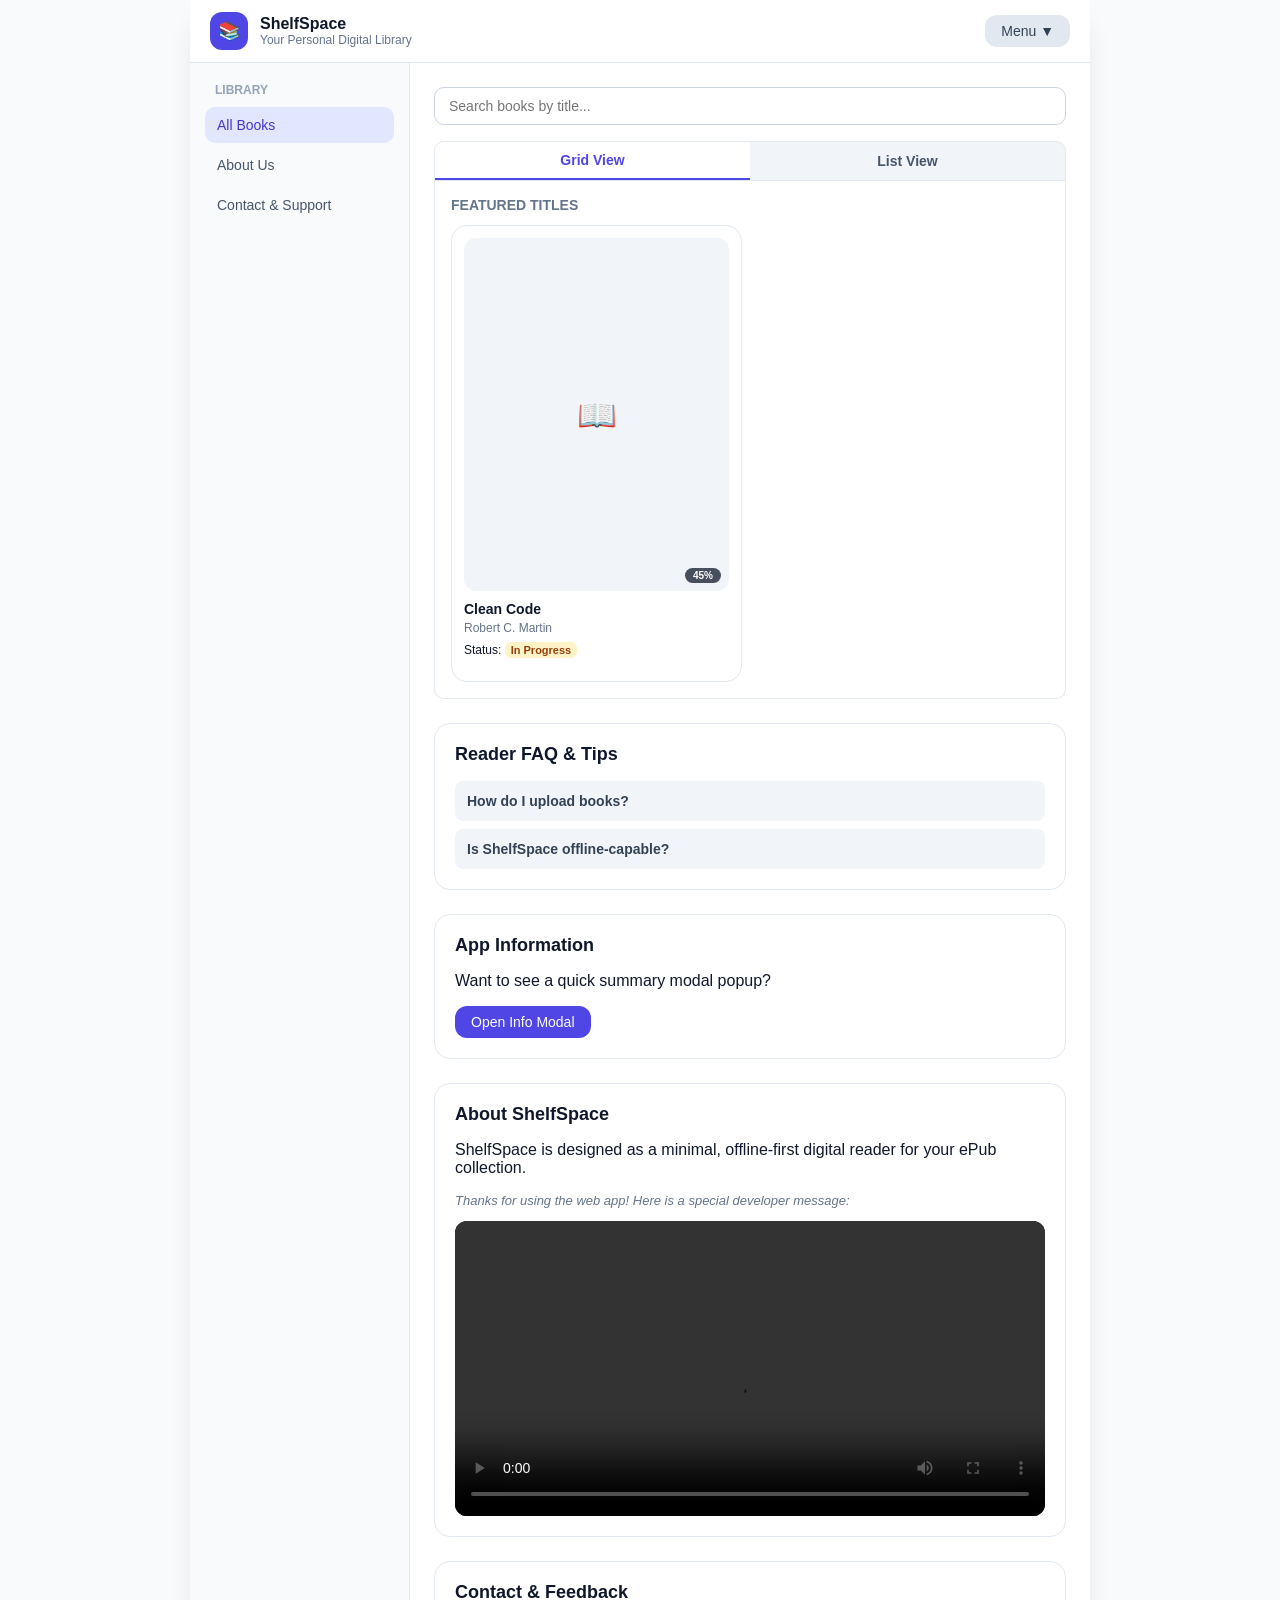
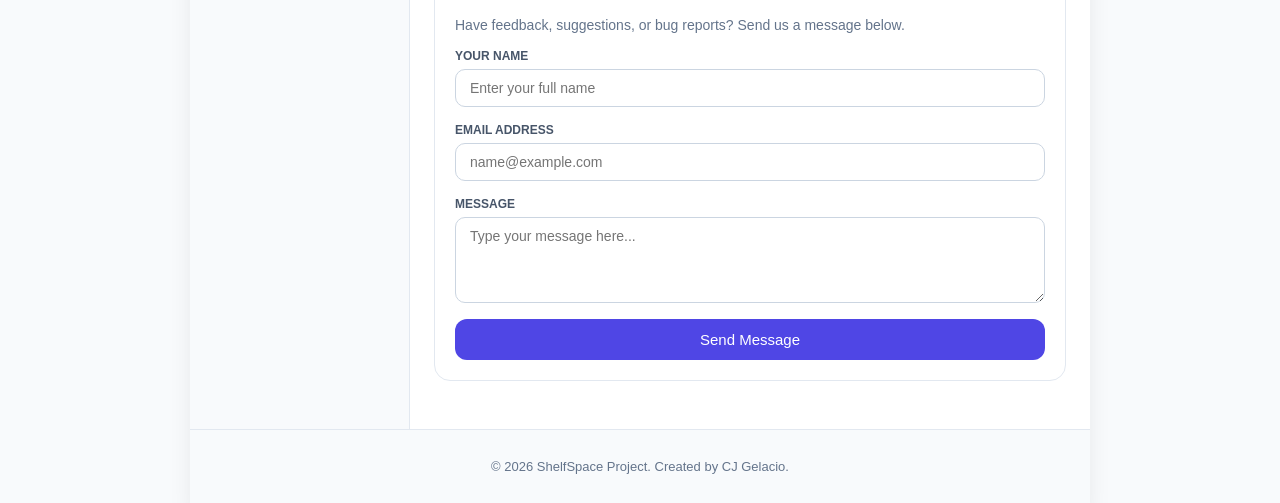
<file: Challenges #11/index.html>
<!doctype html>
<html lang="en">
  <head>
    <meta charset="UTF-8" />
    <meta name="viewport" content="width=device-width, initial-scale=1.0" />
    <title>ShelfSpace - Digital ePub Reader &amp; Library</title>
    <meta
      name="description"
      content="ShelfSpace is a simple, distraction-free web-based ePub reader and personal digital library."
    />
    <meta
      name="keywords"
      content="ShelfSpace, ePub, eBook Reader, Digital Library, Web Reader"
    />
    <meta name="author" content="CJ Gelacio" />
    <link rel="icon" type="image/x-icon" href="favicon/favicon.ico" />
    <link rel="stylesheet" href="css/style.css" />
  </head>
  <body>
    <div class="app-container">
      <!-- Application Header -->
      <header class="app-header">
        <div class="brand">
          <div class="brand-icon">📚</div>
          <div>
            <h1>ShelfSpace</h1>
            <p class="subtitle">Your Personal Digital Library</p>
          </div>
        </div>

        <!-- Feature 5: Dropdown Menu -->
        <div class="dropdown">
          <button onclick="toggleDropdown()" class="btn btn-secondary dropbtn">
            Menu ▼
          </button>
          <div id="myDropdown" class="dropdown-content">
            <a href="#all">Library</a>
            <a href="#" onclick="openModal()">Quick Info</a>
            <a href="#contact">Support</a>
          </div>
        </div>
      </header>

      <!-- Main Body Layout -->
      <main class="app-main">
        <!-- Sidebar Navigation -->
        <aside class="sidebar">
          <h3>Library</h3>
          <nav class="sidebar-nav">
            <ul>
              <li><a href="#all" class="active">All Books</a></li>
              <li><a href="#about">About Us</a></li>
              <li><a href="#contact">Contact &amp; Support</a></li>
            </ul>
          </nav>
        </aside>

        <!-- Main Content Area -->
        <section class="content-area">
          <!-- Feature 4: Search Filter Input -->
          <div class="search-container">
            <input
              type="text"
              id="bookSearchInput"
              onkeyup="filterBooks()"
              placeholder="Search books by title..."
            />
          </div>

          <!-- Feature 3: Tabbed Content -->
          <div class="tab">
            <button class="tablinks active" onclick="openTab(event, 'GridTab')">
              Grid View
            </button>
            <button class="tablinks" onclick="openTab(event, 'ListTab')">
              List View
            </button>
          </div>

          <!-- Tab 1 Content: Grid View -->
          <div id="GridTab" class="tabcontent" style="display: block">
            <div class="section-title">Featured Titles</div>
            <div class="book-grid" id="bookGridList">
              <article class="book-card" id="featured-article">
                <div class="book-cover-placeholder">
                  <span class="cover-icon">📖</span>
                  <span class="progress-badge">45%</span>
                </div>
                <div class="book-details">
                  <h3 id="featured-book-title">Clean Code</h3>
                  <p class="book-author">Robert C. Martin</p>
                  <p class="status-row">
                    Status: <span class="highlight-status">In Progress</span>
                  </p>
                </div>
              </article>
            </div>
          </div>

          <!-- Tab 2 Content: List View -->
          <div id="ListTab" class="tabcontent" style="display: none">
            <div class="section-title">Compact Library List</div>
            <ul class="compact-list">
              <li>
                <strong>Clean Code</strong> by Robert C. Martin (45% Complete)
              </li>
            </ul>
          </div>

          <!-- Feature 1: Accordion (FAQ / Tips) -->
          <article class="card-section">
            <h2>Reader FAQ &amp; Tips</h2>
            <button class="accordion">How do I upload books?</button>
            <div class="panel">
              <p>
                Click the add button or drop your .epub files into the library
                area.
              </p>
            </div>

            <button class="accordion">Is ShelfSpace offline-capable?</button>
            <div class="panel">
              <p>
                Yes, ShelfSpace runs completely client-side in your browser.
              </p>
            </div>
          </article>

          <!-- Feature 2: Modal Box Trigger Button -->
          <article class="card-section">
            <h2>App Information</h2>
            <p>Want to see a quick summary modal popup?</p>
            <button onclick="openModal()" class="btn btn-primary">
              Open Info Modal
            </button>
          </article>

          <!-- The Modal Box -->
          <div id="infoModal" class="modal">
            <div class="modal-content">
              <span class="close" onclick="closeModal()">&times;</span>
              <h2>ShelfSpace Info</h2>
              <p>
                Welcome to Challenge #11! This modal is powered by W3Schools
                How-To styles and custom JS.
              </p>
            </div>
          </div>

          <!-- About Us Section with Video -->
          <article class="card-section" id="about">
            <h2>About ShelfSpace</h2>
            <p>
              ShelfSpace is designed as a minimal, offline-first digital reader
              for your ePub collection.
            </p>
            <p class="developer-note">
              <em
                >Thanks for using the web app! Here is a special developer
                message:</em
              >
            </p>

            <div class="video-wrapper">
              <video controls>
                <source src="video/rickroll.mp4" type="video/mp4" />
                Your browser does not support HTML5 video.
              </video>
            </div>
          </article>

          <!-- Contact Form Section -->
          <article class="card-section" id="contact">
            <h2>Contact &amp; Feedback</h2>
            <p class="form-desc">
              Have feedback, suggestions, or bug reports? Send us a message
              below.
            </p>

            <form action="#" method="POST" class="contact-form">
              <div class="form-group">
                <label for="name">Your Name</label>
                <input
                  type="text"
                  id="name"
                  name="name"
                  placeholder="Enter your full name"
                  required
                />
              </div>

              <div class="form-group">
                <label for="email">Email Address</label>
                <input
                  type="email"
                  id="email"
                  name="email"
                  placeholder="name@example.com"
                  required
                />
              </div>

              <div class="form-group">
                <label for="message">Message</label>
                <textarea
                  id="message"
                  name="message"
                  rows="4"
                  placeholder="Type your message here..."
                  required
                ></textarea>
              </div>

              <button type="submit" class="btn btn-primary submit-btn">
                Send Message
              </button>
            </form>
          </article>
        </section>
      </main>

      <!-- Application Footer -->
      <footer class="app-footer">
        <p>&copy; 2026 ShelfSpace Project. Created by CJ Gelacio.</p>
      </footer>
    </div>

    <!-- External Script in its own folder -->
    <script src="js/script.js"></script>
  </body>
</html>
</file>
<file: Challenge #10/css/style.css>
* {
    box-sizing: border-box;
}

body {
    font-family: -apple-system, BlinkMacSystemFont, "Segoe UI", Roboto, Helvetica, Arial, sans-serif;
    margin: 0;
    padding: 0;
    background-color: #f8fafc;
    color: #0f172a;
}

.app-container {
    max-width: 900px;
    margin: 0 auto;
    min-height: 100vh;
    display: flex;
    flex-direction: column;
    background-color: #ffffff;
    box-shadow: 0 20px 25px -5px rgba(0, 0, 0, 0.1), 0 10px 10px -5px rgba(0, 0, 0, 0.04);
}

/* Header */
.app-header {
    display: flex;
    align-items: center;
    justify-content: space-between;
    padding: 12px 20px;
    background-color: #ffffff;
    border-bottom: 1px solid #e2e8f0;
}

.brand {
    display: flex;
    align-items: center;
    gap: 12px;
}

.brand-icon {
    background-color: #4f46e5;
    color: #ffffff;
    padding: 8px;
    border-radius: 12px;
    font-size: 18px;
    display: flex;
    align-items: center;
    justify-content: center;
}

.brand h1 {
    font-size: 16px;
    font-weight: 700;
    margin: 0;
    line-height: 1.2;
}

.brand .subtitle {
    font-size: 12px;
    color: #64748b;
    margin: 0;
}

.btn {
    text-decoration: none;
    font-size: 14px;
    font-weight: 500;
    padding: 8px 16px;
    border-radius: 12px;
    display: inline-flex;
    align-items: center;
    justify-content: center;
    transition: background-color 0.2s;
    border: none;
    cursor: pointer;
}

.btn-primary {
    background-color: #4f46e5;
    color: #ffffff;
}

.btn-primary:hover {
    background-color: #4338ca;
}

/* Main Layout */
.app-main {
    display: flex;
    flex: 1;
}

.sidebar {
    width: 220px;
    background-color: #f8fafc;
    border-right: 1px solid #e2e8f0;
    padding: 20px 15px;
}

.sidebar h3 {
    font-size: 12px;
    text-transform: uppercase;
    letter-spacing: 0.05em;
    color: #94a3b8;
    margin-top: 0;
    margin-bottom: 10px;
    padding-left: 10px;
}

.sidebar-nav ul {
    list-style: none;
    padding: 0;
    margin: 0;
}

.sidebar-nav li a {
    display: block;
    padding: 10px 12px;
    color: #475569;
    text-decoration: none;
    font-size: 14px;
    font-weight: 500;
    border-radius: 10px;
    margin-bottom: 4px;
}

.sidebar-nav li a:hover,
.sidebar-nav li a.active {
    background-color: #e0e7ff;
    color: #4338ca;
}

.content-area {
    flex: 1;
    padding: 24px;
    overflow-y: auto;
}

.section-title {
    font-size: 14px;
    font-weight: 700;
    color: #64748b;
    margin-bottom: 12px;
    text-transform: uppercase;
    letter-spacing: 0.05em;
}

/* Book Cards */
.book-grid {
    display: grid;
    grid-template-columns: repeat(auto-fill, minmax(200px, 1fr));
    gap: 16px;
    margin-bottom: 24px;
}

.book-card {
    background: #ffffff;
    border: 1px solid #e2e8f0;
    border-radius: 16px;
    padding: 12px;
    box-shadow: 0 1px 3px rgba(0,0,0,0.05);
}

.book-cover-placeholder {
    aspect-ratio: 3/4;
    background-color: #f1f5f9;
    border-radius: 12px;
    display: flex;
    align-items: center;
    justify-content: center;
    position: relative;
}

.cover-icon {
    font-size: 32px;
}

.progress-badge {
    position: absolute;
    bottom: 8px;
    right: 8px;
    background-color: rgba(15, 23, 42, 0.75);
    color: #ffffff;
    font-size: 10px;
    padding: 2px 8px;
    border-radius: 9999px;
    font-weight: 600;
}

.book-details {
    margin-top: 10px;
}

.book-details h3 {
    font-size: 14px;
    font-weight: 700;
    margin: 0;
    color: #0f172a;
}

.book-author {
    font-size: 12px;
    color: #64748b;
    margin: 4px 0;
}

.status-row {
    font-size: 12px;
    margin-top: 8px;
}

.highlight-status {
    background-color: #fef3c7;
    color: #92400e;
    padding: 2px 6px;
    border-radius: 6px;
    font-size: 11px;
    font-weight: 600;
}

/* Section Cards */
.card-section {
    background-color: #ffffff;
    border: 1px solid #e2e8f0;
    border-radius: 16px;
    padding: 20px;
    margin-bottom: 24px;
}

.card-section h2 {
    font-size: 18px;
    font-weight: 700;
    margin-top: 0;
    margin-bottom: 8px;
}

.developer-note {
    font-size: 13px;
    color: #64748b;
}

/* Video */
.video-wrapper {
    margin-top: 12px;
    border-radius: 12px;
    overflow: hidden;
    background-color: #000000;
}

.video-wrapper video {
    width: 100%;
    display: block;
    max-height: 380px;
}

/* Contact Form Styling */
.form-desc {
    font-size: 14px;
    color: #64748b;
    margin-bottom: 16px;
}

.contact-form {
    display: flex;
    flex-direction: column;
    gap: 16px;
}

.form-group {
    display: flex;
    flex-direction: column;
    gap: 6px;
}

.form-group label {
    font-size: 12px;
    font-weight: 700;
    text-transform: uppercase;
    letter-spacing: 0.05em;
    color: #475569;
}

.form-group input,
.form-group textarea {
    padding: 10px 14px;
    border: 1px solid #cbd5e1;
    border-radius: 10px;
    font-size: 14px;
    font-family: inherit;
    background-color: #ffffff;
}

.form-group input:focus,
.form-group textarea:focus {
    outline: none;
    border-color: #4f46e5;
    box-shadow: 0 0 0 3px rgba(79, 70, 229, 0.1);
}

.submit-btn {
    width: 100%;
    padding: 12px;
    font-size: 15px;
}

/* Footer */
.app-footer {
    text-align: center;
    padding: 16px;
    border-top: 1px solid #e2e8f0;
    background-color: #f8fafc;
    font-size: 13px;
    color: #64748b;
}

/* ==========================================
   Challenge #10: Responsive Layout Media Query
   ========================================== */
@media (max-width: 768px) {
    .app-main {
        flex-direction: column;
    }
    .sidebar {
        width: 100%;
        border-right: none;
        border-bottom: 1px solid #e2e8f0;
    }
    .sidebar-nav ul {
        display: flex;
        gap: 8px;
        overflow-x: auto;
    }
    .book-grid {
        grid-template-columns: repeat(auto-fill, minmax(140px, 1fr));
    }
}
</file>
<file: Challenge #12/css/style.css>
* {
    box-sizing: border-box;
}

body {
    font-family: -apple-system, BlinkMacSystemFont, "Segoe UI", Roboto, Helvetica, Arial, sans-serif;
    margin: 0;
    padding: 0;
    background-color: #f8fafc;
    color: #0f172a;
}

.app-container {
    max-width: 900px;
    margin: 0 auto;
    min-height: 100vh;
    display: flex;
    flex-direction: column;
    background-color: #ffffff;
    box-shadow: 0 20px 25px -5px rgba(0, 0, 0, 0.1);
}

/* Header */
.app-header {
    display: flex;
    align-items: center;
    justify-content: space-between;
    padding: 12px 20px;
    background-color: #ffffff;
    border-bottom: 1px solid #e2e8f0;
    position: relative;
}

.brand {
    display: flex;
    align-items: center;
    gap: 12px;
}

.brand-icon {
    background-color: #4f46e5;
    color: #ffffff;
    padding: 8px;
    border-radius: 12px;
    font-size: 18px;
}

.brand h1 {
    font-size: 16px;
    font-weight: 700;
    margin: 0;
}

.brand .subtitle {
    font-size: 12px;
    color: #64748b;
    margin: 0;
}

.btn {
    text-decoration: none;
    font-size: 14px;
    font-weight: 500;
    padding: 8px 16px;
    border-radius: 12px;
    display: inline-flex;
    align-items: center;
    justify-content: center;
    border: none;
    cursor: pointer;
}

.btn-primary {
    background-color: #4f46e5;
    color: #ffffff;
}

.btn-primary:hover {
    background-color: #4338ca;
}

.btn-secondary {
    background-color: #e2e8f0;
    color: #334155;
}

/* Feature 1: Side Navigation (Sidenav) Styles */
.sidenav {
    height: 100%;
    width: 0;
    position: fixed;
    z-index: 1000;
    top: 0;
    left: 0;
    background-color: #1e293b;
    overflow-x: hidden;
    transition: 0.5s;
    padding-top: 60px;
}

.sidenav a {
    padding: 8px 8px 8px 32px;
    text-decoration: none;
    font-size: 16px;
    color: #94a3b8;
    display: block;
    transition: 0.3s;
}

.sidenav a:hover {
    color: #f1f5f9;
}

.sidenav .closebtn {
    position: absolute;
    top: 0;
    right: 25px;
    font-size: 36px;
    margin-left: 50px;
}

/* Feature 2: Lightbox Styles */
.lightbox {
    display: none;
    position: fixed;
    z-index: 2000;
    padding-top: 100px;
    left: 0;
    top: 0;
    width: 100%;
    height: 100%;
    background-color: rgba(0,0,0,0.9);
}

.close-lightbox {
    position: absolute;
    top: 15px;
    right: 35px;
    color: #f1f5f9;
    font-size: 40px;
    font-weight: bold;
    cursor: pointer;
}

/* Feature 3: To-Do / Checklist Styles */
.todo-list {
    margin: 0;
    padding: 0;
    list-style: none;
}

.todo-list li {
    cursor: pointer;
    position: relative;
    padding: 10px 12px;
    background: #f8fafc;
    font-size: 14px;
    border-radius: 8px;
    margin-bottom: 6px;
    border: 1px solid #e2e8f0;
    transition: 0.2s;
}

.todo-list li:hover {
    background: #e2e8f0;
}

.todo-list li.checked {
    background: #cbd5e1;
    color: #64748b;
    text-decoration: line-through;
}

/* Feature 4: Progress Bar Styles */
.progress-container {
    width: 100%;
    background-color: #e2e8f0;
    border-radius: 9999px;
    overflow: hidden;
}

.progress-bar {
    text-align: right;
    padding: 4px 10px;
    font-size: 11px;
    font-weight: bold;
    color: white;
    background-color: #4f46e5;
    border-radius: 9999px;
}

/* Feature 5: Tooltip Styles */
.tooltip {
    position: relative;
    display: inline-block;
    font-size: 11px;
    color: #4f46e5;
    cursor: pointer;
    margin-top: 6px;
}

.tooltip .tooltiptext {
    visibility: hidden;
    width: 90px;
    background-color: #0f172a;
    color: #fff;
    text-align: center;
    border-radius: 6px;
    padding: 4px 0;
    position: absolute;
    z-index: 1;
    bottom: 125%;
    left: 50%;
    margin-left: -45px;
    opacity: 0;
    transition: opacity 0.3s;
}

.tooltip:hover .tooltiptext {
    visibility: visible;
    opacity: 1;
}

/* Dropdown & General Layout Styles from #11 */
.dropdown {
    position: relative;
    display: inline-block;
}

.dropdown-content {
    display: none;
    position: absolute;
    right: 0;
    background-color: #f1f5f9;
    min-width: 140px;
    box-shadow: 0px 8px 16px rgba(0,0,0,0.1);
    z-index: 1;
    border-radius: 8px;
    overflow: hidden;
}

.dropdown-content a {
    color: #334155;
    padding: 10px 14px;
    text-decoration: none;
    display: block;
    font-size: 13px;
}

.dropdown-content a:hover {
    background-color: #e2e8f0;
}

.show {
    display: block;
}

.app-main {
    display: flex;
    flex: 1;
}

.sidebar {
    width: 220px;
    background-color: #f8fafc;
    border-right: 1px solid #e2e8f0;
    padding: 20px 15px;
}

.sidebar h3 {
    font-size: 12px;
    text-transform: uppercase;
    color: #94a3b8;
    margin-top: 0;
    margin-bottom: 10px;
    padding-left: 10px;
}

.sidebar-nav ul {
    list-style: none;
    padding: 0;
    margin: 0;
}

.sidebar-nav li a {
    display: block;
    padding: 10px 12px;
    color: #475569;
    text-decoration: none;
    font-size: 14px;
    font-weight: 500;
    border-radius: 10px;
    margin-bottom: 4px;
}

.sidebar-nav li a:hover,
.sidebar-nav li a.active {
    background-color: #e0e7ff;
    color: #4338ca;
}

.content-area {
    flex: 1;
    padding: 24px;
    overflow-y: auto;
}

.search-container input {
    width: 100%;
    padding: 10px 14px;
    border: 1px solid #cbd5e1;
    border-radius: 10px;
    font-size: 14px;
    margin-bottom: 16px;
}

.tab {
    overflow: hidden;
    border: 1px solid #e2e8f0;
    background-color: #f1f5f9;
    border-radius: 10px 10px 0 0;
    display: flex;
}

.tab button {
    background-color: inherit;
    border: none;
    cursor: pointer;
    padding: 10px 16px;
    font-size: 14px;
    font-weight: 600;
    color: #475569;
    flex: 1;
}

.tab button.active {
    background-color: #ffffff;
    color: #4f46e5;
    border-bottom: 2px solid #4f46e5;
}

.tabcontent {
    padding: 16px;
    border: 1px solid #e2e8f0;
    border-top: none;
    border-radius: 0 0 10px 10px;
    background: #ffffff;
    margin-bottom: 24px;
}

.section-title {
    font-size: 14px;
    font-weight: 700;
    color: #64748b;
    margin-bottom: 12px;
    text-transform: uppercase;
}

.book-grid {
    display: grid;
    grid-template-columns: repeat(auto-fill, minmax(200px, 1fr));
    gap: 16px;
}

.book-card {
    background: #ffffff;
    border: 1px solid #e2e8f0;
    border-radius: 16px;
    padding: 12px;
}

.book-cover-placeholder {
    aspect-ratio: 3/4;
    background-color: #f1f5f9;
    border-radius: 12px;
    display: flex;
    align-items: center;
    justify-content: center;
    position: relative;
}

.cover-icon {
    font-size: 32px;
}

.progress-badge {
    position: absolute;
    bottom: 8px;
    right: 8px;
    background-color: rgba(15, 23, 42, 0.75);
    color: #ffffff;
    font-size: 10px;
    padding: 2px 8px;
    border-radius: 9999px;
    font-weight: 600;
}

.book-details {
    margin-top: 10px;
}

.book-details h3 {
    font-size: 14px;
    font-weight: 700;
    margin: 0;
}

.book-author {
    font-size: 12px;
    color: #64748b;
    margin: 4px 0;
}

.status-row {
    font-size: 12px;
    margin-top: 8px;
}

.highlight-status {
    background-color: #fef3c7;
    color: #92400e;
    padding: 2px 6px;
    border-radius: 6px;
    font-size: 11px;
    font-weight: 600;
}

.accordion {
    background-color: #f1f5f9;
    color: #334155;
    cursor: pointer;
    padding: 12px;
    width: 100%;
    border: none;
    text-align: left;
    font-size: 14px;
    font-weight: 600;
    border-radius: 8px;
    margin-top: 8px;
}

.panel {
    padding: 0 12px;
    display: none;
    background-color: white;
    font-size: 13px;
    color: #64748b;
}

.modal {
    display: none;
    position: fixed;
    z-index: 100;
    left: 0;
    top: 0;
    width: 100%;
    height: 100%;
    background-color: rgba(0,0,0,0.5);
}

.modal-content {
    background-color: #ffffff;
    margin: 15% auto;
    padding: 20px;
    border-radius: 12px;
    width: 80%;
    max-width: 400px;
}

.close {
    color: #aaa;
    float: right;
    font-size: 24px;
    font-weight: bold;
    cursor: pointer;
}

.card-section {
    background-color: #ffffff;
    border: 1px solid #e2e8f0;
    border-radius: 16px;
    padding: 20px;
    margin-bottom: 24px;
}

.card-section h2 {
    font-size: 18px;
    font-weight: 700;
    margin-top: 0;
    margin-bottom: 8px;
}

.developer-note {
    font-size: 13px;
    color: #64748b;
}

.video-wrapper {
    margin-top: 12px;
    border-radius: 12px;
    overflow: hidden;
    background-color: #000000;
}

.video-wrapper video {
    width: 100%;
    display: block;
    max-height: 380px;
}

.form-desc {
    font-size: 14px;
    color: #64748b;
    margin-bottom: 16px;
}

.contact-form {
    display: flex;
    flex-direction: column;
    gap: 16px;
}

.form-group {
    display: flex;
    flex-direction: column;
    gap: 6px;
}

.form-group label {
    font-size: 12px;
    font-weight: 700;
    text-transform: uppercase;
    color: #475569;
}

.form-group input,
.form-group textarea {
    padding: 10px 14px;
    border: 1px solid #cbd5e1;
    border-radius: 10px;
    font-size: 14px;
    font-family: inherit;
}

.submit-btn {
    width: 100%;
    padding: 12px;
    font-size: 15px;
}

.app-footer {
    text-align: center;
    padding: 16px;
    border-top: 1px solid #e2e8f0;
    background-color: #f8fafc;
    font-size: 13px;
    color: #64748b;
}

@media (max-width: 768px) {
    .app-main {
        flex-direction: column;
    }
    .sidebar {
        width: 100%;
        border-right: none;
        border-bottom: 1px solid #e2e8f0;
    }
}
</file>
<file: Challenge #8/css/style.css>
/* Base page styling */
body {
    font-family: Arial, sans-serif;
    margin: 0;
    padding: 0;
    background-color: #f4f6f8;
    color: #333333;
}

/* Header block styling */
header {
    background-color: #4a5568;
    color: #ffffff;
    padding: 20px;
    text-align: center;
}

/* Navigation block */
nav {
    background-color: #2d3748;
}

nav ul {
    list-style: none;
    margin: 0;
    padding: 0;
    display: flex;
}

nav li a {
    display: block;
    color: #ffffff;
    padding: 12px 20px;
    text-decoration: none;
}

nav li a:hover {
    background-color: #4a5568;
}

/* Main layout container (Flexbox) */
main {
    display: flex;
    margin: 20px;
    gap: 20px;
}

/* Sidebar block */
aside {
    flex: 1;
    background-color: #ffffff;
    padding: 15px;
    border-radius: 6px;
}

aside ul {
    list-style: none;
    padding: 0;
}

aside li a {
    display: block;
    padding: 8px 0;
    color: #2b6cb0;
    text-decoration: none;
}

/* Main content section */
section {
    flex: 3;
}

/* Article block card */
article {
    background-color: #ffffff;
    padding: 20px;
    border-radius: 6px;
    margin-bottom: 15px;
    border-left: 4px solid #3182ce;
}

/* ID selector styling */
#featured-book-title {
    color: #2b6cb0;
    margin-top: 0;
}

/* Class selector styling */
.book-author {
    font-weight: bold;
    color: #4a5568;
}

/* Inline span badge styling */
.highlight-status {
    background-color: #feebc8;
    color: #c05621;
    padding: 2px 6px;
    border-radius: 4px;
    font-size: 12px;
}

/* Footer block */
footer {
    text-align: center;
    padding: 15px;
    background-color: #e2e8f0;
    font-size: 14px;
}

/* Responsive Media Query for Mobile Devices */
@media (max-width: 768px) {
    main {
        flex-direction: column;
        margin: 10px;
    }
    
    nav ul {
        flex-direction: column;
    }
}
</file>
<file: Challenge #9/css/style.css>
* {
    box-sizing: border-box;
}

body {
    font-family: -apple-system, BlinkMacSystemFont, "Segoe UI", Roboto, Helvetica, Arial, sans-serif;
    margin: 0;
    padding: 0;
    background-color: #f8fafc;
    color: #0f172a;
}

.app-container {
    max-width: 900px;
    margin: 0 auto;
    min-height: 100vh;
    display: flex;
    flex-direction: column;
    background-color: #ffffff;
    box-shadow: 0 20px 25px -5px rgba(0, 0, 0, 0.1), 0 10px 10px -5px rgba(0, 0, 0, 0.04);
}

/* Header */
.app-header {
    display: flex;
    align-items: center;
    justify-content: space-between;
    padding: 12px 20px;
    background-color: #ffffff;
    border-bottom: 1px solid #e2e8f0;
}

.brand {
    display: flex;
    align-items: center;
    gap: 12px;
}

.brand-icon {
    background-color: #4f46e5;
    color: #ffffff;
    padding: 8px;
    border-radius: 12px;
    font-size: 18px;
    display: flex;
    align-items: center;
    justify-content: center;
}

.brand h1 {
    font-size: 16px;
    font-weight: 700;
    margin: 0;
    line-height: 1.2;
}

.brand .subtitle {
    font-size: 12px;
    color: #64748b;
    margin: 0;
}

.btn {
    text-decoration: none;
    font-size: 14px;
    font-weight: 500;
    padding: 8px 16px;
    border-radius: 12px;
    display: inline-flex;
    align-items: center;
    justify-content: center;
    transition: background-color 0.2s;
    border: none;
    cursor: pointer;
}

.btn-primary {
    background-color: #4f46e5;
    color: #ffffff;
}

.btn-primary:hover {
    background-color: #4338ca;
}

/* Main Layout */
.app-main {
    display: flex;
    flex: 1;
}

.sidebar {
    width: 220px;
    background-color: #f8fafc;
    border-right: 1px solid #e2e8f0;
    padding: 20px 15px;
}

.sidebar h3 {
    font-size: 12px;
    text-transform: uppercase;
    letter-spacing: 0.05em;
    color: #94a3b8;
    margin-top: 0;
    margin-bottom: 10px;
    padding-left: 10px;
}

.sidebar-nav ul {
    list-style: none;
    padding: 0;
    margin: 0;
}

.sidebar-nav li a {
    display: block;
    padding: 10px 12px;
    color: #475569;
    text-decoration: none;
    font-size: 14px;
    font-weight: 500;
    border-radius: 10px;
    margin-bottom: 4px;
}

.sidebar-nav li a:hover,
.sidebar-nav li a.active {
    background-color: #e0e7ff;
    color: #4338ca;
}

.content-area {
    flex: 1;
    padding: 24px;
    overflow-y: auto;
}

.section-title {
    font-size: 14px;
    font-weight: 700;
    color: #64748b;
    margin-bottom: 12px;
    text-transform: uppercase;
    letter-spacing: 0.05em;
}

/* Book Cards */
.book-grid {
    display: grid;
    grid-template-columns: repeat(auto-fill, minmax(200px, 1fr));
    gap: 16px;
    margin-bottom: 24px;
}

.book-card {
    background: #ffffff;
    border: 1px solid #e2e8f0;
    border-radius: 16px;
    padding: 12px;
    box-shadow: 0 1px 3px rgba(0,0,0,0.05);
}

.book-cover-placeholder {
    aspect-ratio: 3/4;
    background-color: #f1f5f9;
    border-radius: 12px;
    display: flex;
    align-items: center;
    justify-content: center;
    position: relative;
}

.cover-icon {
    font-size: 32px;
}

.progress-badge {
    position: absolute;
    bottom: 8px;
    right: 8px;
    background-color: rgba(15, 23, 42, 0.75);
    color: #ffffff;
    font-size: 10px;
    padding: 2px 8px;
    border-radius: 9999px;
    font-weight: 600;
}

.book-details {
    margin-top: 10px;
}

.book-details h3 {
    font-size: 14px;
    font-weight: 700;
    margin: 0;
    color: #0f172a;
}

.book-author {
    font-size: 12px;
    color: #64748b;
    margin: 4px 0;
}

.status-row {
    font-size: 12px;
    margin-top: 8px;
}

.highlight-status {
    background-color: #fef3c7;
    color: #92400e;
    padding: 2px 6px;
    border-radius: 6px;
    font-size: 11px;
    font-weight: 600;
}

/* Section Cards */
.card-section {
    background-color: #ffffff;
    border: 1px solid #e2e8f0;
    border-radius: 16px;
    padding: 20px;
    margin-bottom: 24px;
}

.card-section h2 {
    font-size: 18px;
    font-weight: 700;
    margin-top: 0;
    margin-bottom: 8px;
}

.developer-note {
    font-size: 13px;
    color: #64748b;
}

/* Video */
.video-wrapper {
    margin-top: 12px;
    border-radius: 12px;
    overflow: hidden;
    background-color: #000000;
}

.video-wrapper video {
    width: 100%;
    display: block;
    max-height: 380px;
}

/* Contact Form Styling */
.form-desc {
    font-size: 14px;
    color: #64748b;
    margin-bottom: 16px;
}

.contact-form {
    display: flex;
    flex-direction: column;
    gap: 16px;
}

.form-group {
    display: flex;
    flex-direction: column;
    gap: 6px;
}

.form-group label {
    font-size: 12px;
    font-weight: 700;
    text-transform: uppercase;
    letter-spacing: 0.05em;
    color: #475569;
}

.form-group input,
.form-group textarea {
    padding: 10px 14px;
    border: 1px solid #cbd5e1;
    border-radius: 10px;
    font-size: 14px;
    font-family: inherit;
    background-color: #ffffff;
}

.form-group input:focus,
.form-group textarea:focus {
    outline: none;
    border-color: #4f46e5;
    box-shadow: 0 0 0 3px rgba(79, 70, 229, 0.1);
}

.submit-btn {
    width: 100%;
    padding: 12px;
    font-size: 15px;
}

/* Footer */
.app-footer {
    text-align: center;
    padding: 16px;
    border-top: 1px solid #e2e8f0;
    background-color: #f8fafc;
    font-size: 13px;
    color: #64748b;
}

/* Mobile Responsiveness */
@media (max-width: 768px) {
    .app-main {
        flex-direction: column;
    }
    .sidebar {
        width: 100%;
        border-right: none;
        border-bottom: 1px solid #e2e8f0;
    }
    .sidebar-nav ul {
        display: flex;
        gap: 8px;
    }
}
</file>
<file: Challenges #11/css/style.css>
* {
    box-sizing: border-box;
}

body {
    font-family: -apple-system, BlinkMacSystemFont, "Segoe UI", Roboto, Helvetica, Arial, sans-serif;
    margin: 0;
    padding: 0;
    background-color: #f8fafc;
    color: #0f172a;
}

.app-container {
    max-width: 900px;
    margin: 0 auto;
    min-height: 100vh;
    display: flex;
    flex-direction: column;
    background-color: #ffffff;
    box-shadow: 0 20px 25px -5px rgba(0, 0, 0, 0.1);
}

/* Header */
.app-header {
    display: flex;
    align-items: center;
    justify-content: space-between;
    padding: 12px 20px;
    background-color: #ffffff;
    border-bottom: 1px solid #e2e8f0;
    position: relative;
}

.brand {
    display: flex;
    align-items: center;
    gap: 12px;
}

.brand-icon {
    background-color: #4f46e5;
    color: #ffffff;
    padding: 8px;
    border-radius: 12px;
    font-size: 18px;
}

.brand h1 {
    font-size: 16px;
    font-weight: 700;
    margin: 0;
}

.brand .subtitle {
    font-size: 12px;
    color: #64748b;
    margin: 0;
}

.btn {
    text-decoration: none;
    font-size: 14px;
    font-weight: 500;
    padding: 8px 16px;
    border-radius: 12px;
    display: inline-flex;
    align-items: center;
    justify-content: center;
    border: none;
    cursor: pointer;
}

.btn-primary {
    background-color: #4f46e5;
    color: #ffffff;
}

.btn-primary:hover {
    background-color: #4338ca;
}

.btn-secondary {
    background-color: #e2e8f0;
    color: #334155;
}

/* Feature 5: Dropdown Menu */
.dropdown {
    position: relative;
    display: inline-block;
}

.dropdown-content {
    display: none;
    position: absolute;
    right: 0;
    background-color: #f1f5f9;
    min-width: 140px;
    box-shadow: 0px 8px 16px rgba(0,0,0,0.1);
    z-index: 1;
    border-radius: 8px;
    overflow: hidden;
}

.dropdown-content a {
    color: #334155;
    padding: 10px 14px;
    text-decoration: none;
    display: block;
    font-size: 13px;
}

.dropdown-content a:hover {
    background-color: #e2e8f0;
}

.show {
    display: block;
}

/* Main Layout */
.app-main {
    display: flex;
    flex: 1;
}

.sidebar {
    width: 220px;
    background-color: #f8fafc;
    border-right: 1px solid #e2e8f0;
    padding: 20px 15px;
}

.sidebar h3 {
    font-size: 12px;
    text-transform: uppercase;
    color: #94a3b8;
    margin-top: 0;
    margin-bottom: 10px;
    padding-left: 10px;
}

.sidebar-nav ul {
    list-style: none;
    padding: 0;
    margin: 0;
}

.sidebar-nav li a {
    display: block;
    padding: 10px 12px;
    color: #475569;
    text-decoration: none;
    font-size: 14px;
    font-weight: 500;
    border-radius: 10px;
    margin-bottom: 4px;
}

.sidebar-nav li a:hover,
.sidebar-nav li a.active {
    background-color: #e0e7ff;
    color: #4338ca;
}

.content-area {
    flex: 1;
    padding: 24px;
    overflow-y: auto;
}

/* Feature 4: Search Filter Input */
.search-container input {
    width: 100%;
    padding: 10px 14px;
    border: 1px solid #cbd5e1;
    border-radius: 10px;
    font-size: 14px;
    margin-bottom: 16px;
}

/* Feature 3: Tabs */
.tab {
    overflow: hidden;
    border: 1px solid #e2e8f0;
    background-color: #f1f5f9;
    border-radius: 10px 10px 0 0;
    display: flex;
}

.tab button {
    background-color: inherit;
    border: none;
    outline: none;
    cursor: pointer;
    padding: 10px 16px;
    font-size: 14px;
    font-weight: 600;
    color: #475569;
    flex: 1;
}

.tab button:hover {
    background-color: #e2e8f0;
}

.tab button.active {
    background-color: #ffffff;
    color: #4f46e5;
    border-bottom: 2px solid #4f46e5;
}

.tabcontent {
    padding: 16px;
    border: 1px solid #e2e8f0;
    border-top: none;
    border-radius: 0 0 10px 10px;
    background: #ffffff;
    margin-bottom: 24px;
}

.section-title {
    font-size: 14px;
    font-weight: 700;
    color: #64748b;
    margin-bottom: 12px;
    text-transform: uppercase;
}

/* Book Grid */
.book-grid {
    display: grid;
    grid-template-columns: repeat(auto-fill, minmax(200px, 1fr));
    gap: 16px;
}

.book-card {
    background: #ffffff;
    border: 1px solid #e2e8f0;
    border-radius: 16px;
    padding: 12px;
}

.book-cover-placeholder {
    aspect-ratio: 3/4;
    background-color: #f1f5f9;
    border-radius: 12px;
    display: flex;
    align-items: center;
    justify-content: center;
    position: relative;
}

.cover-icon {
    font-size: 32px;
}

.progress-badge {
    position: absolute;
    bottom: 8px;
    right: 8px;
    background-color: rgba(15, 23, 42, 0.75);
    color: #ffffff;
    font-size: 10px;
    padding: 2px 8px;
    border-radius: 9999px;
    font-weight: 600;
}

.book-details {
    margin-top: 10px;
}

.book-details h3 {
    font-size: 14px;
    font-weight: 700;
    margin: 0;
}

.book-author {
    font-size: 12px;
    color: #64748b;
    margin: 4px 0;
}

.status-row {
    font-size: 12px;
    margin-top: 8px;
}

.highlight-status {
    background-color: #fef3c7;
    color: #92400e;
    padding: 2px 6px;
    border-radius: 6px;
    font-size: 11px;
    font-weight: 600;
}

/* Feature 1: Accordion */
.accordion {
    background-color: #f1f5f9;
    color: #334155;
    cursor: pointer;
    padding: 12px;
    width: 100%;
    border: none;
    text-align: left;
    outline: none;
    font-size: 14px;
    font-weight: 600;
    border-radius: 8px;
    margin-top: 8px;
    transition: 0.3s;
}

.accordion:hover, .accordion.active {
    background-color: #e2e8f0;
}

.panel {
    padding: 0 12px;
    display: none;
    background-color: white;
    overflow: hidden;
    font-size: 13px;
    color: #64748b;
}

/* Feature 2: Modal Box */
.modal {
    display: none;
    position: fixed;
    z-index: 100;
    left: 0;
    top: 0;
    width: 100%;
    height: 100%;
    background-color: rgba(0,0,0,0.5);
}

.modal-content {
    background-color: #ffffff;
    margin: 15% auto;
    padding: 20px;
    border-radius: 12px;
    width: 80%;
    max-width: 400px;
}

.close {
    color: #aaa;
    float: right;
    font-size: 24px;
    font-weight: bold;
    cursor: pointer;
}

.close:hover {
    color: black;
}

/* Card Sections */
.card-section {
    background-color: #ffffff;
    border: 1px solid #e2e8f0;
    border-radius: 16px;
    padding: 20px;
    margin-bottom: 24px;
}

.card-section h2 {
    font-size: 18px;
    font-weight: 700;
    margin-top: 0;
    margin-bottom: 8px;
}

.developer-note {
    font-size: 13px;
    color: #64748b;
}

.video-wrapper {
    margin-top: 12px;
    border-radius: 12px;
    overflow: hidden;
    background-color: #000000;
}

.video-wrapper video {
    width: 100%;
    display: block;
    max-height: 380px;
}

/* Contact Form */
.form-desc {
    font-size: 14px;
    color: #64748b;
    margin-bottom: 16px;
}

.contact-form {
    display: flex;
    flex-direction: column;
    gap: 16px;
}

.form-group {
    display: flex;
    flex-direction: column;
    gap: 6px;
}

.form-group label {
    font-size: 12px;
    font-weight: 700;
    text-transform: uppercase;
    color: #475569;
}

.form-group input,
.form-group textarea {
    padding: 10px 14px;
    border: 1px solid #cbd5e1;
    border-radius: 10px;
    font-size: 14px;
    font-family: inherit;
}

.submit-btn {
    width: 100%;
    padding: 12px;
    font-size: 15px;
}

/* Footer */
.app-footer {
    text-align: center;
    padding: 16px;
    border-top: 1px solid #e2e8f0;
    background-color: #f8fafc;
    font-size: 13px;
    color: #64748b;
}

/* Responsive */
@media (max-width: 768px) {
    .app-main {
        flex-direction: column;
    }
    .sidebar {
        width: 100%;
        border-right: none;
        border-bottom: 1px solid #e2e8f0;
    }
    .sidebar-nav ul {
        display: flex;
        gap: 8px;
    }
}
</file>
